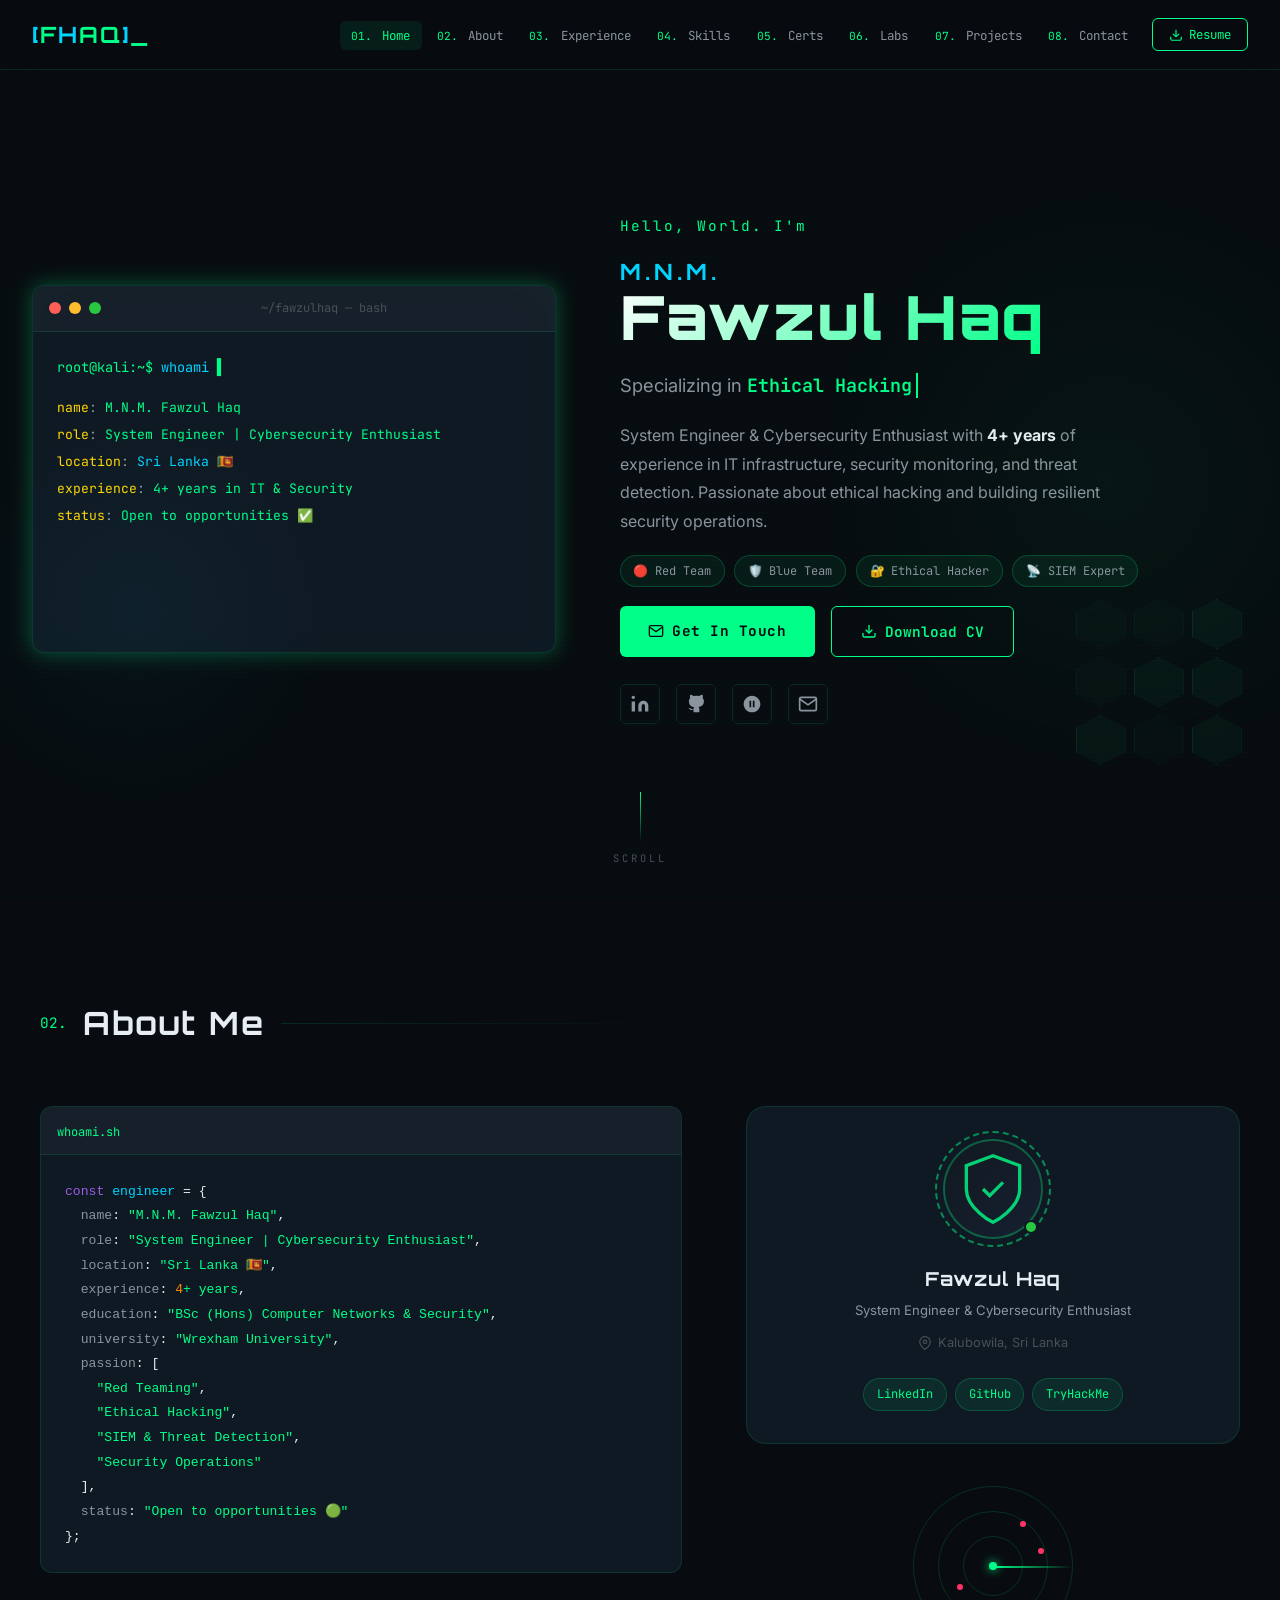
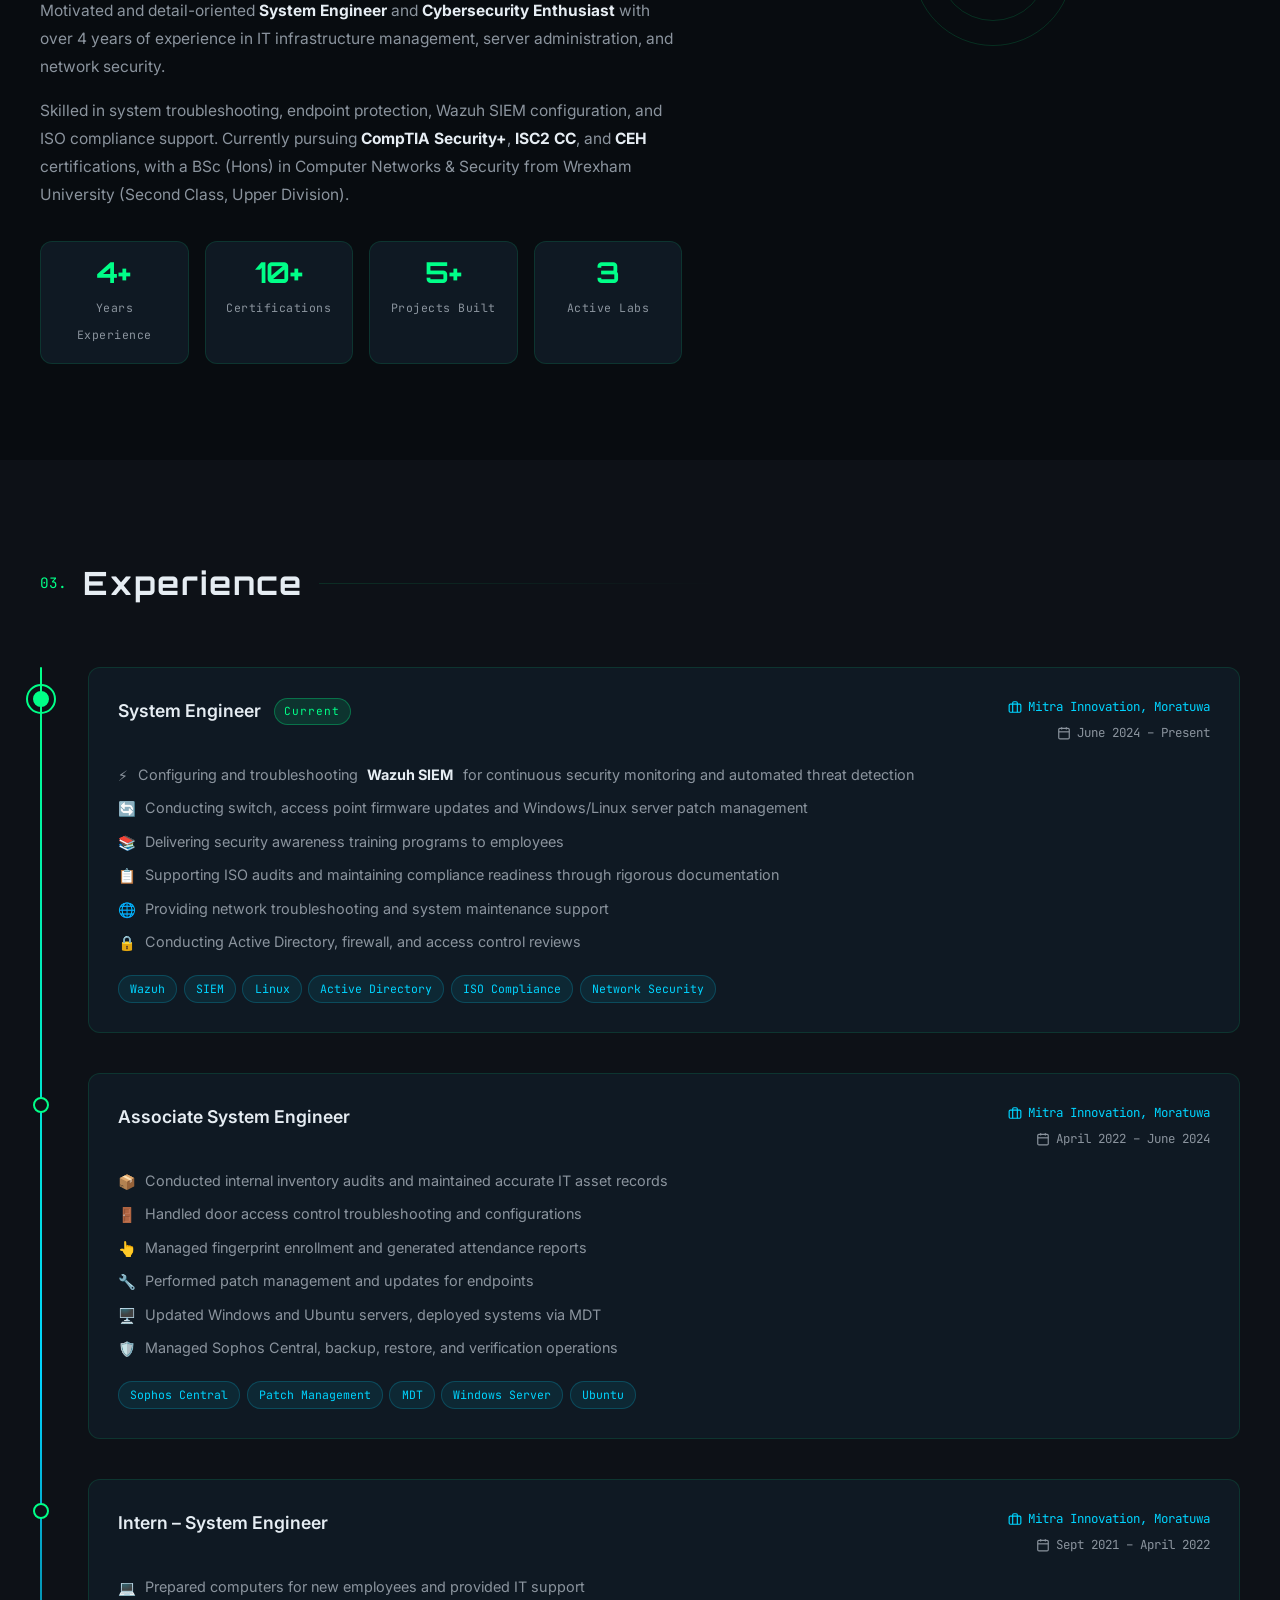
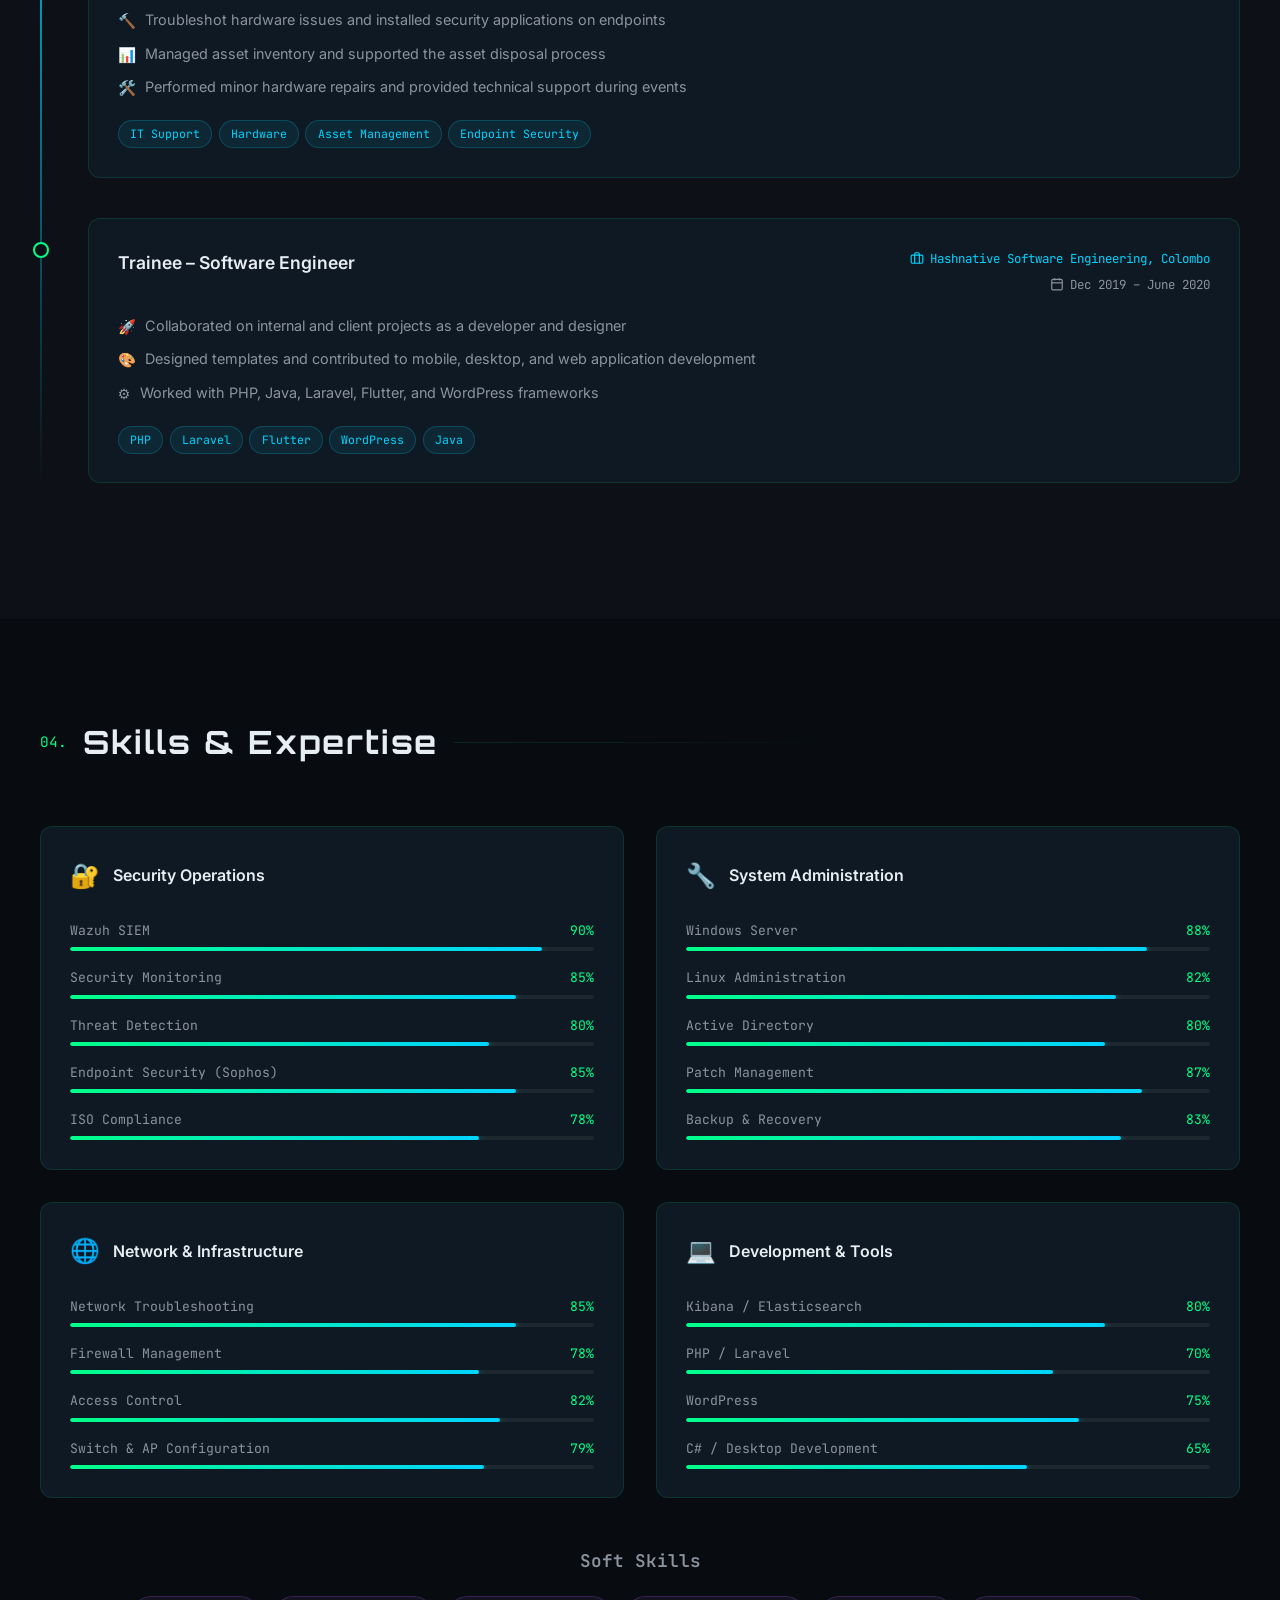
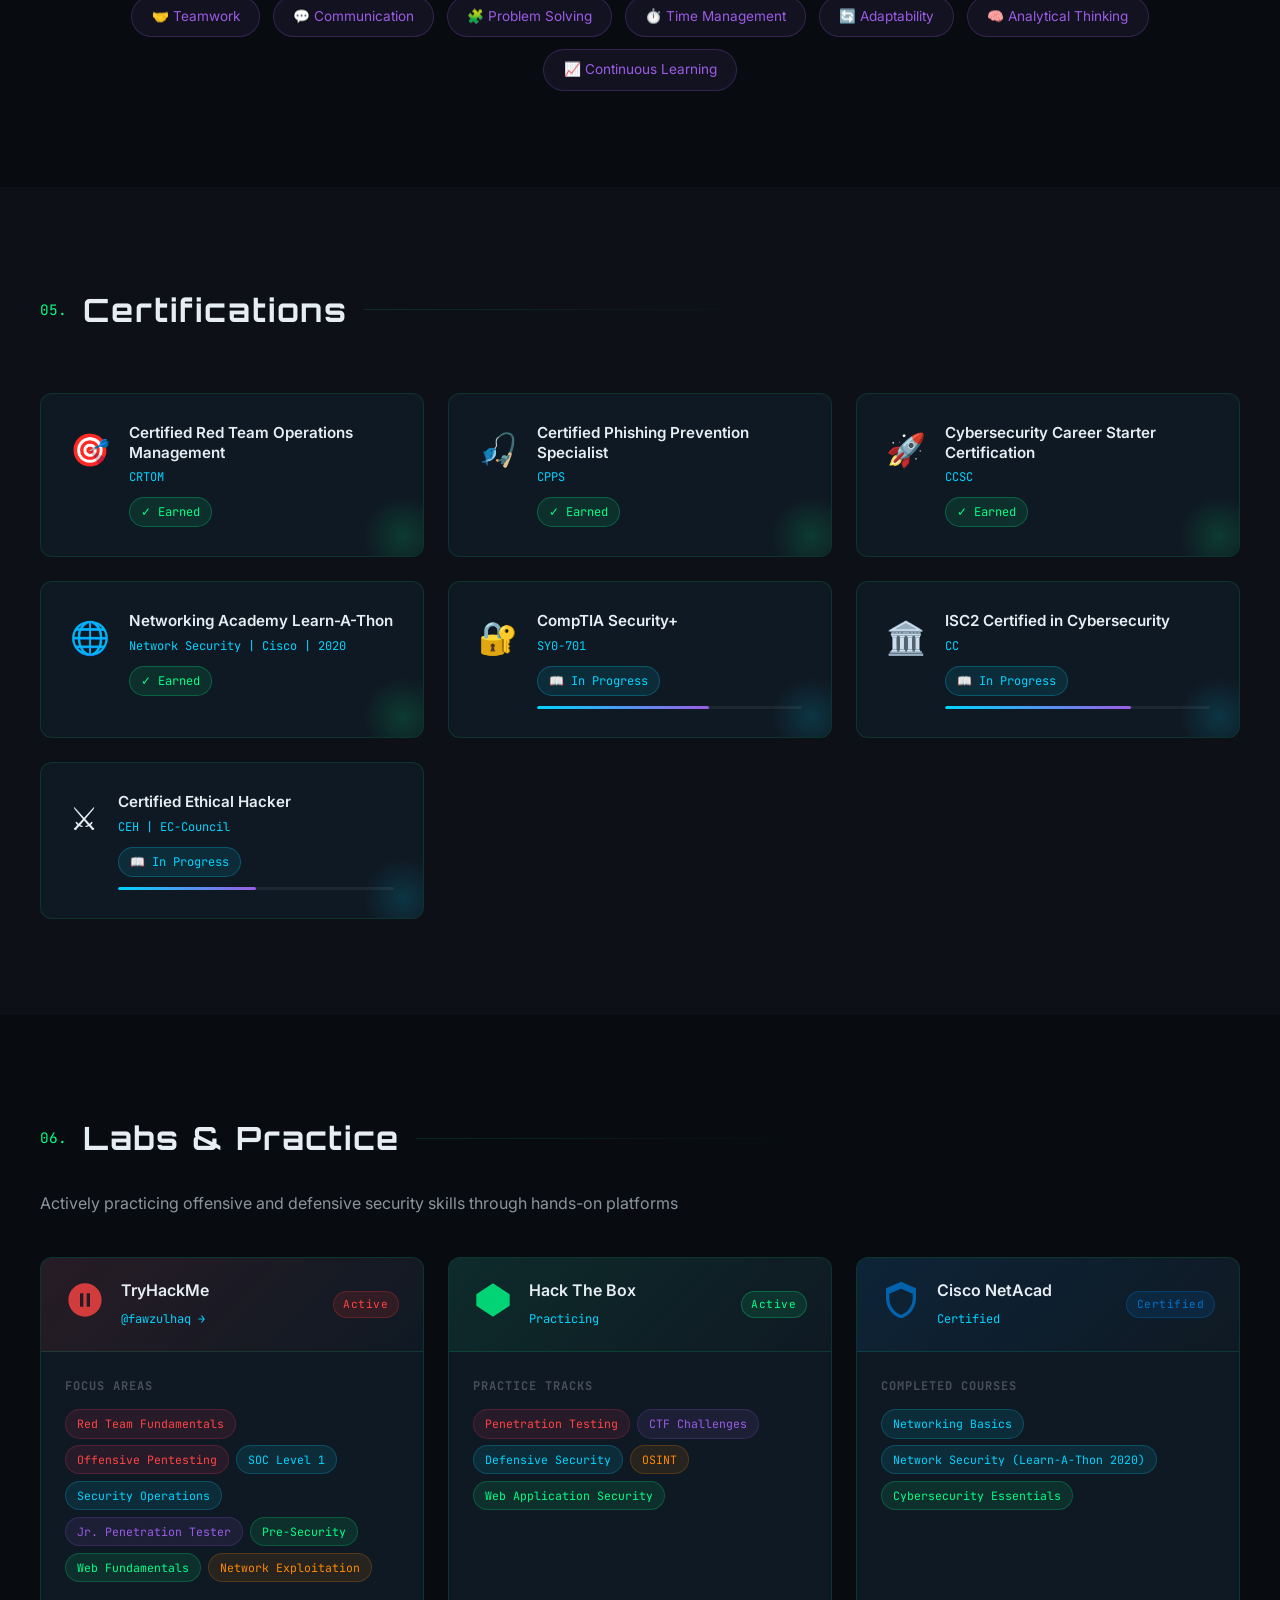
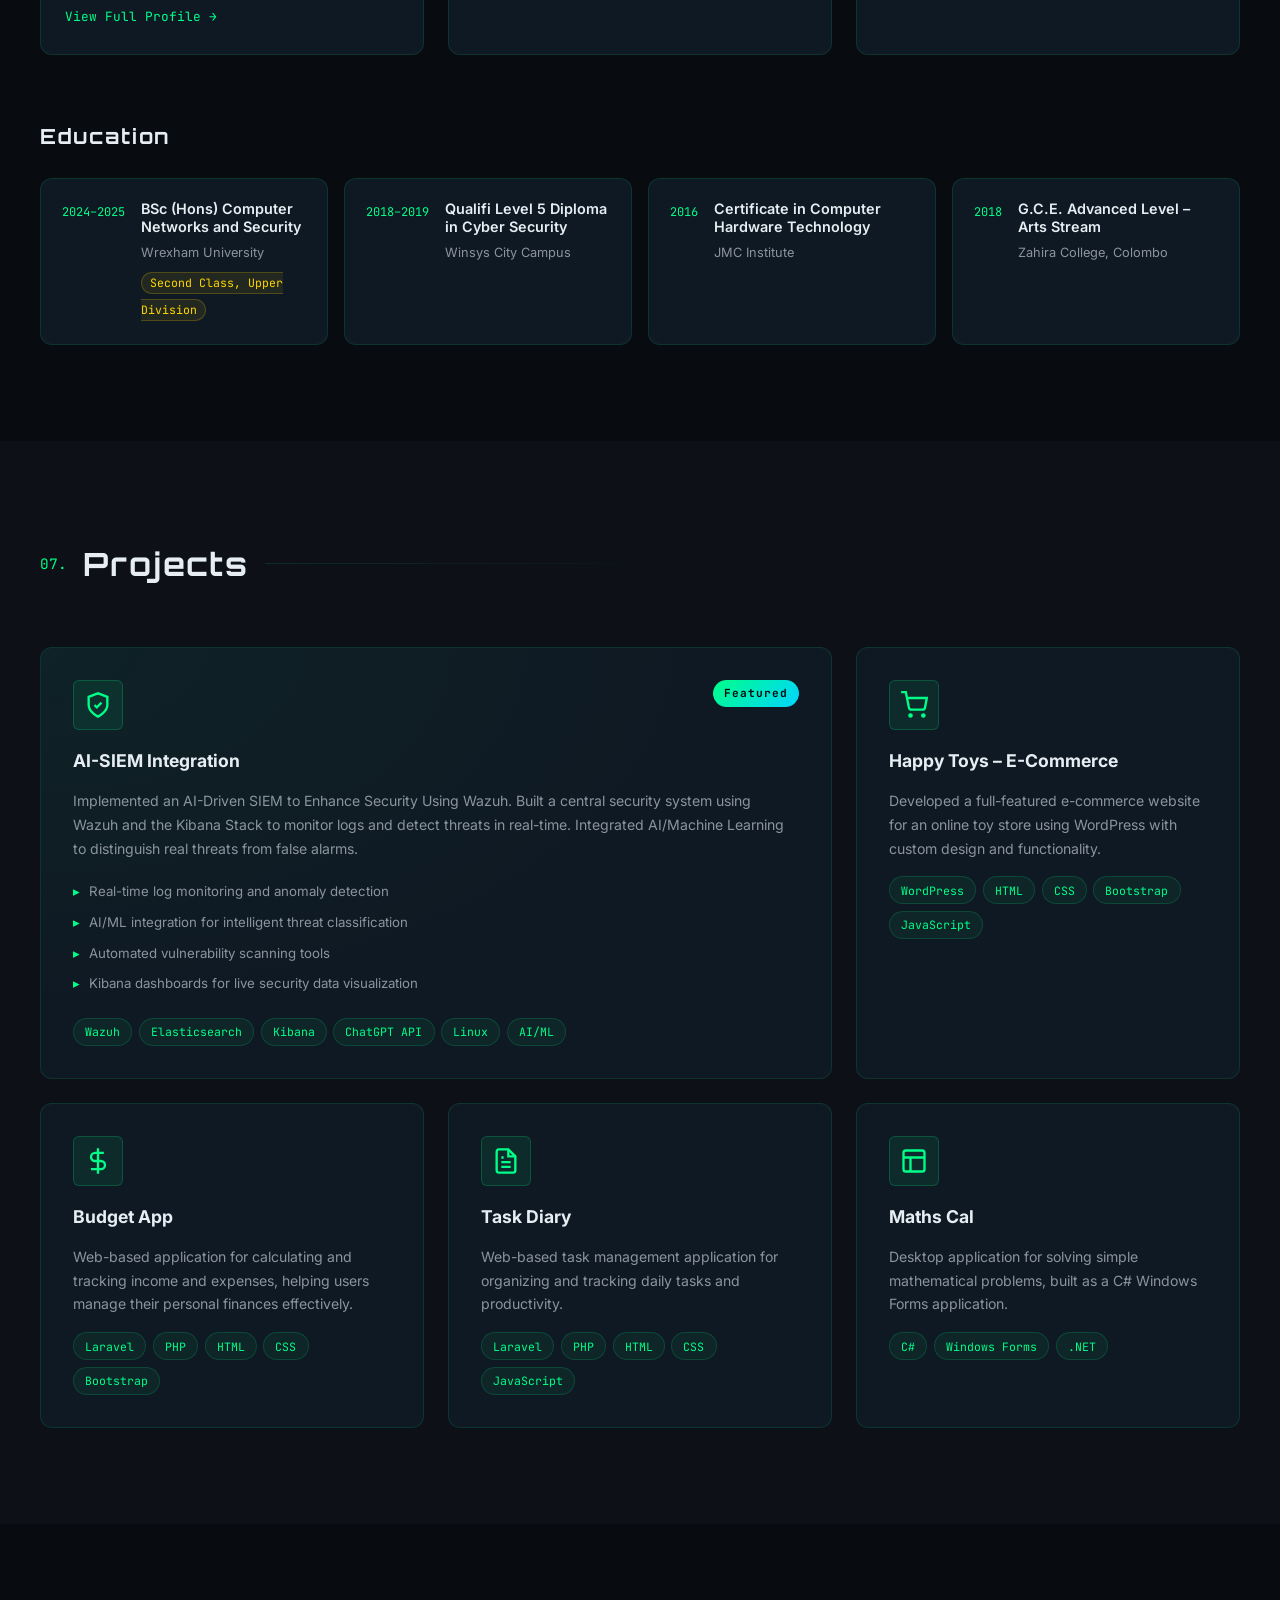
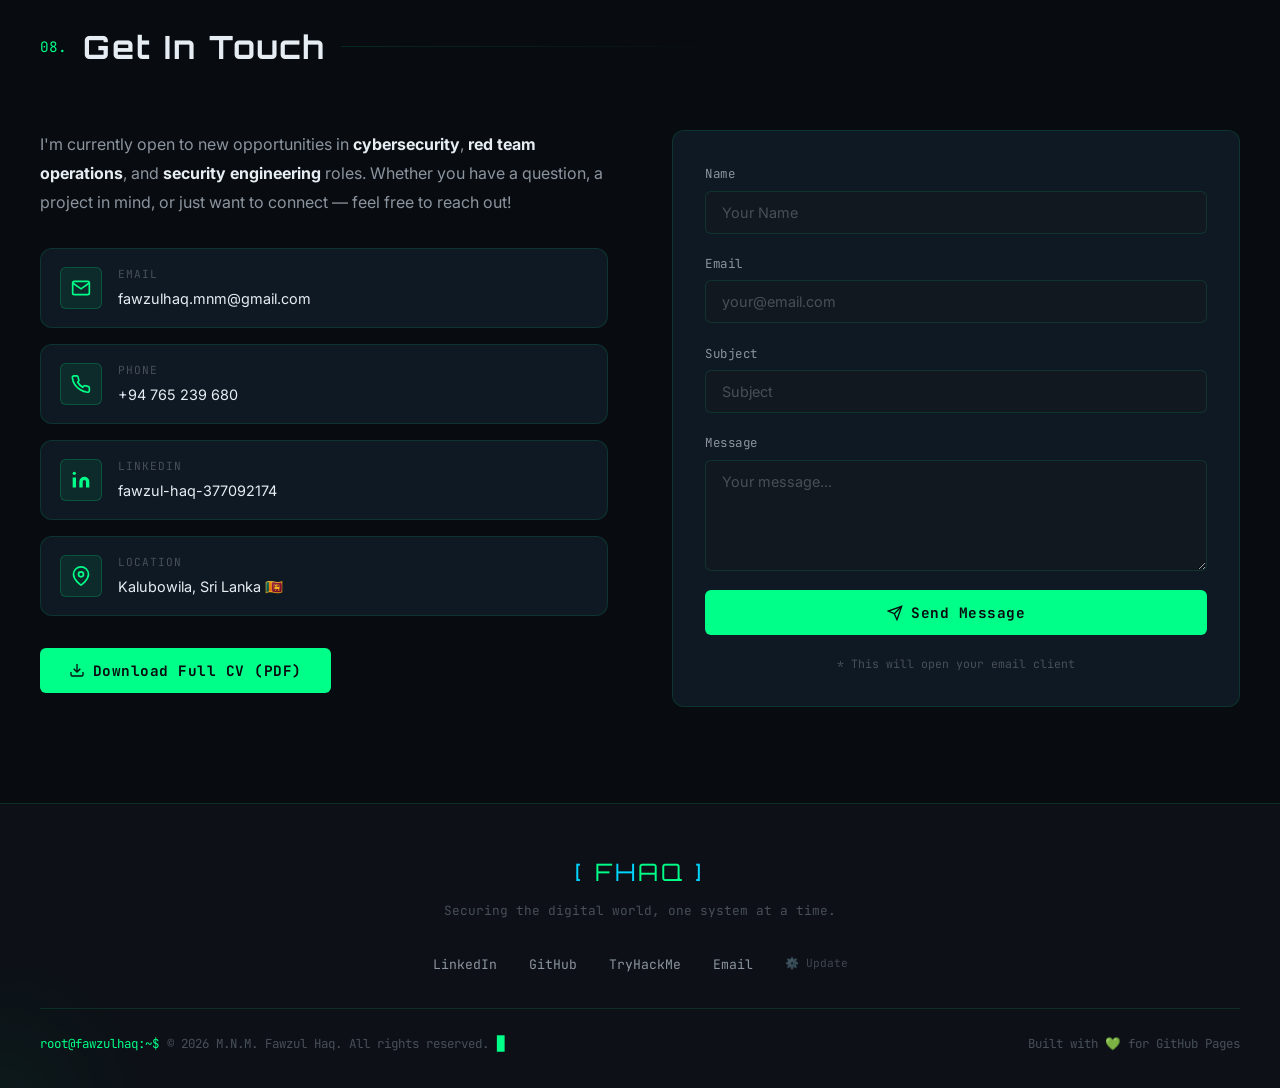
<file: index.html>
<!DOCTYPE html>
<html lang="en">
<head>
  <meta charset="UTF-8" />
  <meta name="viewport" content="width=device-width, initial-scale=1.0" />
  <title>Fawzul Haq | Cybersecurity Engineer & Red Team Specialist</title>
  <meta name="description" content="M.N.M. Fawzul Haq – System Engineer & Cybersecurity Enthusiast specializing in Red Teaming, Ethical Hacking, SIEM, and Security Operations. Based in Sri Lanka." />
  <meta name="keywords" content="cybersecurity, red team, ethical hacking, system engineer, SIEM, Wazuh, Sri Lanka, portfolio" />
  <meta property="og:title" content="Fawzul Haq | Cybersecurity Engineer" />
  <meta property="og:description" content="System Engineer & Cybersecurity Enthusiast with 4+ years of experience in IT infrastructure, security monitoring, and red teaming." />
  <meta property="og:type" content="website" />
  <link rel="preconnect" href="https://fonts.googleapis.com" />
  <link rel="preconnect" href="https://fonts.gstatic.com" crossorigin />
  <link href="https://fonts.googleapis.com/css2?family=JetBrains+Mono:wght@300;400;500;600;700&family=Inter:wght@300;400;500;600;700;800;900&family=Orbitron:wght@400;600;700;900&display=swap" rel="stylesheet" />
  <link rel="stylesheet" href="style.css" />
  <link rel="icon" href="data:image/svg+xml,<svg xmlns='http://www.w3.org/2000/svg' viewBox='0 0 100 100'><text y='.9em' font-size='90'>🛡️</text></svg>" />
</head>
<body>
  <!-- Matrix Rain Canvas -->
  <canvas id="matrix-canvas"></canvas>

  <!-- Scanline overlay -->
  <div class="scanline"></div>

  <!-- Navigation -->
  <nav id="navbar">
    <div class="nav-container">
      <div class="nav-logo">
        <span class="logo-bracket">[</span>
        <span class="logo-text">F<span class="logo-accent">H</span>AQ</span>
        <span class="logo-bracket">]</span>
        <span class="cursor-blink">_</span>
      </div>
      <button class="nav-toggle" id="nav-toggle" aria-label="Toggle navigation">
        <span></span><span></span><span></span>
      </button>
      <ul class="nav-links" id="nav-links">
        <li><a href="#home" class="nav-link" data-section="home"><span class="nav-index">01.</span> Home</a></li>
        <li><a href="#about" class="nav-link" data-section="about"><span class="nav-index">02.</span> About</a></li>
        <li><a href="#experience" class="nav-link" data-section="experience"><span class="nav-index">03.</span> Experience</a></li>
        <li><a href="#skills" class="nav-link" data-section="skills"><span class="nav-index">04.</span> Skills</a></li>
        <li><a href="#certifications" class="nav-link" data-section="certifications"><span class="nav-index">05.</span> Certs</a></li>
        <li><a href="#labs" class="nav-link" data-section="labs"><span class="nav-index">06.</span> Labs</a></li>
        <li><a href="#projects" class="nav-link" data-section="projects"><span class="nav-index">07.</span> Projects</a></li>
        <li><a href="#contact" class="nav-link" data-section="contact"><span class="nav-index">08.</span> Contact</a></li>
        <li><button onclick="generateATSCVFromURL()" id="cv-download-btn" class="btn-download-nav" style="cursor:pointer;background:none;">
          <svg width="14" height="14" viewBox="0 0 24 24" fill="none" stroke="currentColor" stroke-width="2"><path d="M21 15v4a2 2 0 0 1-2 2H5a2 2 0 0 1-2-2v-4"/><polyline points="7 10 12 15 17 10"/><line x1="12" y1="15" x2="12" y2="3"/></svg>
          Resume
        </button></li>
      </ul>
    </div>
  </nav>

  <!-- HERO SECTION -->
  <section id="home" class="hero-section">
    <div class="hero-content">
      <div class="hero-terminal">
        <div class="terminal-header">
          <span class="terminal-dot red"></span>
          <span class="terminal-dot yellow"></span>
          <span class="terminal-dot green"></span>
          <span class="terminal-title">~/fawzulhaq — bash</span>
        </div>
        <div class="terminal-body">
          <div class="terminal-line">
            <span class="term-prompt">root@kali:~$</span>
            <span class="term-cmd" id="typewriter-cmd"></span>
            <span class="term-cursor">▌</span>
          </div>
          <div class="terminal-output" id="terminal-output"></div>
        </div>
      </div>

      <div class="hero-text">
        <p class="hero-greeting">Hello, World. I'm</p>
        <h1 class="hero-name">
          <span class="name-highlight">M.N.M.</span><br/>
          <span class="name-main">Fawzul Haq</span>
        </h1>
        <div class="hero-title-wrapper">
          <span class="hero-title-static">Specializing in </span>
          <span class="hero-roles" id="role-rotator">Red Teaming</span>
        </div>
        <p class="hero-description">
          System Engineer &amp; Cybersecurity Enthusiast with <strong>4+ years</strong> of experience in IT infrastructure, security monitoring, and threat detection. Passionate about ethical hacking and building resilient security operations.
        </p>
        <div class="hero-badges">
          <span class="hero-badge"><span class="badge-icon">🔴</span> Red Team</span>
          <span class="hero-badge"><span class="badge-icon">🛡️</span> Blue Team</span>
          <span class="hero-badge"><span class="badge-icon">🔐</span> Ethical Hacker</span>
          <span class="hero-badge"><span class="badge-icon">📡</span> SIEM Expert</span>
        </div>
        <div class="hero-cta">
          <a href="#contact" class="btn-primary">
            <svg width="16" height="16" viewBox="0 0 24 24" fill="none" stroke="currentColor" stroke-width="2"><path d="M4 4h16c1.1 0 2 .9 2 2v12c0 1.1-.9 2-2 2H4c-1.1 0-2-.9-2-2V6c0-1.1.9-2 2-2z"/><polyline points="22,6 12,13 2,6"/></svg>
            Get In Touch
          </a>
          <button onclick="generateATSCVFromURL()" class="btn-secondary" id="cv-hero-btn" style="cursor:pointer;">
            <svg width="16" height="16" viewBox="0 0 24 24" fill="none" stroke="currentColor" stroke-width="2"><path d="M21 15v4a2 2 0 0 1-2 2H5a2 2 0 0 1-2-2v-4"/><polyline points="7 10 12 15 17 10"/><line x1="12" y1="15" x2="12" y2="3"/></svg>
            Download CV
          </button>
        </div>
        <div class="hero-social">
          <a href="https://www.linkedin.com/in/fawzul-haq-377092174" target="_blank" rel="noopener" class="social-link" aria-label="LinkedIn">
            <svg width="20" height="20" viewBox="0 0 24 24" fill="currentColor"><path d="M16 8a6 6 0 0 1 6 6v7h-4v-7a2 2 0 0 0-2-2 2 2 0 0 0-2 2v7h-4v-7a6 6 0 0 1 6-6z"/><rect x="2" y="9" width="4" height="12"/><circle cx="4" cy="4" r="2"/></svg>
          </a>
          <a href="https://github.com/fawzulhaq" target="_blank" rel="noopener" class="social-link" aria-label="GitHub">
            <svg width="20" height="20" viewBox="0 0 24 24" fill="currentColor"><path d="M9 19c-5 1.5-5-2.5-7-3m14 6v-3.87a3.37 3.37 0 0 0-.94-2.61c3.14-.35 6.44-1.54 6.44-7A5.44 5.44 0 0 0 20 4.77 5.07 5.07 0 0 0 19.91 1S18.73.65 16 2.48a13.38 13.38 0 0 0-7 0C6.27.65 5.09 1 5.09 1A5.07 5.07 0 0 0 5 4.77a5.44 5.44 0 0 0-1.5 3.78c0 5.42 3.3 6.61 6.44 7A3.37 3.37 0 0 0 9 18.13V22"/></svg>
          </a>
          <a href="https://tryhackme.com/p/fawzulhaq" target="_blank" rel="noopener" class="social-link" aria-label="TryHackMe">
            <svg width="20" height="20" viewBox="0 0 24 24" fill="currentColor"><path d="M12 2C6.48 2 2 6.48 2 12s4.48 10 10 10 10-4.48 10-10S17.52 2 12 2zm-1 14H9V8h2v8zm4 0h-2V8h2v8z"/></svg>
          </a>
          <a href="mailto:fawzulhaq.mnm@gmail.com" class="social-link" aria-label="Email">
            <svg width="20" height="20" viewBox="0 0 24 24" fill="none" stroke="currentColor" stroke-width="2"><path d="M4 4h16c1.1 0 2 .9 2 2v12c0 1.1-.9 2-2 2H4c-1.1 0-2-.9-2-2V6c0-1.1.9-2 2-2z"/><polyline points="22,6 12,13 2,6"/></svg>
          </a>
        </div>
      </div>
    </div>

    <!-- Hex grid decoration -->
    <div class="hex-grid" aria-hidden="true">
      <div class="hex-item active"></div>
      <div class="hex-item"></div>
      <div class="hex-item active"></div>
      <div class="hex-item"></div>
      <div class="hex-item active"></div>
      <div class="hex-item"></div>
      <div class="hex-item active"></div>
      <div class="hex-item"></div>
      <div class="hex-item active"></div>
    </div>

    <div class="scroll-indicator">
      <div class="scroll-line"></div>
      <span>SCROLL</span>
    </div>
  </section>

  <!-- ABOUT SECTION -->
  <section id="about" class="section">
    <div class="container">
      <div class="section-header">
        <span class="section-number">02.</span>
        <h2 class="section-title">About Me</h2>
        <div class="section-line"></div>
      </div>
      <div class="about-grid">
        <div class="about-text">
          <div class="about-code-block">
            <div class="code-header">
              <span class="code-lang">whoami.sh</span>
            </div>
            <pre class="code-content"><code><span class="c-keyword">const</span> <span class="c-var">engineer</span> = {
  <span class="c-key">name</span>: <span class="c-str">"M.N.M. Fawzul Haq"</span>,
  <span class="c-key">role</span>: <span class="c-str">"System Engineer | Cybersecurity Enthusiast"</span>,
  <span class="c-key">location</span>: <span class="c-str">"Sri Lanka 🇱🇰"</span>,
  <span class="c-key">experience</span>: <span class="c-num">4</span><span class="c-str">+ years</span>,
  <span class="c-key">education</span>: <span class="c-str">"BSc (Hons) Computer Networks & Security"</span>,
  <span class="c-key">university</span>: <span class="c-str">"Wrexham University"</span>,
  <span class="c-key">passion</span>: [
    <span class="c-str">"Red Teaming"</span>,
    <span class="c-str">"Ethical Hacking"</span>,
    <span class="c-str">"SIEM & Threat Detection"</span>,
    <span class="c-str">"Security Operations"</span>
  ],
  <span class="c-key">status</span>: <span class="c-str">"Open to opportunities 🟢"</span>
};</code></pre>
          </div>
          <p class="about-paragraph">
            Motivated and detail-oriented <strong>System Engineer</strong> and <strong>Cybersecurity Enthusiast</strong> with over 4 years of experience in IT infrastructure management, server administration, and network security.
          </p>
          <p class="about-paragraph">
            Skilled in system troubleshooting, endpoint protection, Wazuh SIEM configuration, and ISO compliance support. Currently pursuing <strong>CompTIA Security+</strong>, <strong>ISC2 CC</strong>, and <strong>CEH</strong> certifications, with a BSc (Hons) in Computer Networks &amp; Security from Wrexham University (Second Class, Upper Division).
          </p>
          <div class="about-stats">
            <div class="stat-card">
              <span class="stat-number">4+</span>
              <span class="stat-label">Years Experience</span>
            </div>
            <div class="stat-card">
              <span class="stat-number">10+</span>
              <span class="stat-label">Certifications</span>
            </div>
            <div class="stat-card">
              <span class="stat-number">5+</span>
              <span class="stat-label">Projects Built</span>
            </div>
            <div class="stat-card">
              <span class="stat-number">3</span>
              <span class="stat-label">Active Labs</span>
            </div>
          </div>
        </div>
        <div class="about-visual">
          <div class="profile-card">
            <div class="profile-avatar">
              <div class="avatar-ring"></div>
              <div class="avatar-inner">
                <svg width="80" height="80" viewBox="0 0 24 24" fill="none" stroke="currentColor" stroke-width="1" class="avatar-icon">
                  <path d="M12 22s8-4 8-10V5l-8-3-8 3v7c0 6 8 10 8 10z"/>
                  <path d="M9 12l2 2 4-4"/>
                </svg>
              </div>
              <div class="avatar-status"></div>
            </div>
            <h3 class="profile-name">Fawzul Haq</h3>
            <p class="profile-title">System Engineer & Cybersecurity Enthusiast</p>
            <div class="profile-location">
              <svg width="14" height="14" viewBox="0 0 24 24" fill="none" stroke="currentColor" stroke-width="2"><path d="M21 10c0 7-9 13-9 13s-9-6-9-13a9 9 0 0 1 18 0z"/><circle cx="12" cy="10" r="3"/></svg>
              Kalubowila, Sri Lanka
            </div>
            <div class="profile-links">
              <a href="https://www.linkedin.com/in/fawzul-haq-377092174" target="_blank" class="profile-link-btn">LinkedIn</a>
              <a href="https://github.com/fawzulhaq" target="_blank" class="profile-link-btn">GitHub</a>
              <a href="https://tryhackme.com/p/fawzulhaq" target="_blank" class="profile-link-btn">TryHackMe</a>
            </div>
          </div>

          <!-- Threat radar animation -->
          <div class="radar-container" aria-hidden="true">
            <div class="radar-ring r1"></div>
            <div class="radar-ring r2"></div>
            <div class="radar-ring r3"></div>
            <div class="radar-sweep"></div>
            <div class="radar-dot d1"></div>
            <div class="radar-dot d2"></div>
            <div class="radar-dot d3"></div>
            <div class="radar-center"></div>
          </div>
        </div>
      </div>
    </div>
  </section>

  <!-- EXPERIENCE SECTION -->
  <section id="experience" class="section section-alt">
    <div class="container">
      <div class="section-header">
        <span class="section-number">03.</span>
        <h2 class="section-title">Experience</h2>
        <div class="section-line"></div>
      </div>
      <div class="timeline">

        <div class="timeline-item" data-aos="fade-up">
          <div class="timeline-marker current">
            <div class="marker-pulse"></div>
          </div>
          <div class="timeline-card">
            <div class="card-header">
              <div class="card-title-group">
                <h3 class="job-title">System Engineer</h3>
                <span class="job-status current-badge">Current</span>
              </div>
              <div class="card-meta">
                <span class="company">
                  <svg width="14" height="14" viewBox="0 0 24 24" fill="none" stroke="currentColor" stroke-width="2"><rect x="2" y="7" width="20" height="14" rx="2" ry="2"/><path d="M16 21V5a2 2 0 0 0-2-2h-4a2 2 0 0 0-2 2v16"/></svg>
                  Mitra Innovation, Moratuwa
                </span>
                <span class="period">
                  <svg width="14" height="14" viewBox="0 0 24 24" fill="none" stroke="currentColor" stroke-width="2"><rect x="3" y="4" width="18" height="18" rx="2" ry="2"/><line x1="16" y1="2" x2="16" y2="6"/><line x1="8" y1="2" x2="8" y2="6"/><line x1="3" y1="10" x2="21" y2="10"/></svg>
                  June 2024 – Present
                </span>
              </div>
            </div>
            <ul class="job-duties">
              <li><span class="duty-icon">⚡</span> Configuring and troubleshooting <strong>Wazuh SIEM</strong> for continuous security monitoring and automated threat detection</li>
              <li><span class="duty-icon">🔄</span> Conducting switch, access point firmware updates and Windows/Linux server patch management</li>
              <li><span class="duty-icon">📚</span> Delivering security awareness training programs to employees</li>
              <li><span class="duty-icon">📋</span> Supporting ISO audits and maintaining compliance readiness through rigorous documentation</li>
              <li><span class="duty-icon">🌐</span> Providing network troubleshooting and system maintenance support</li>
              <li><span class="duty-icon">🔒</span> Conducting Active Directory, firewall, and access control reviews</li>
            </ul>
            <div class="job-tags">
              <span class="tech-tag">Wazuh</span>
              <span class="tech-tag">SIEM</span>
              <span class="tech-tag">Linux</span>
              <span class="tech-tag">Active Directory</span>
              <span class="tech-tag">ISO Compliance</span>
              <span class="tech-tag">Network Security</span>
            </div>
          </div>
        </div>

        <div class="timeline-item" data-aos="fade-up">
          <div class="timeline-marker"></div>
          <div class="timeline-card">
            <div class="card-header">
              <div class="card-title-group">
                <h3 class="job-title">Associate System Engineer</h3>
              </div>
              <div class="card-meta">
                <span class="company">
                  <svg width="14" height="14" viewBox="0 0 24 24" fill="none" stroke="currentColor" stroke-width="2"><rect x="2" y="7" width="20" height="14" rx="2" ry="2"/><path d="M16 21V5a2 2 0 0 0-2-2h-4a2 2 0 0 0-2 2v16"/></svg>
                  Mitra Innovation, Moratuwa
                </span>
                <span class="period">
                  <svg width="14" height="14" viewBox="0 0 24 24" fill="none" stroke="currentColor" stroke-width="2"><rect x="3" y="4" width="18" height="18" rx="2" ry="2"/><line x1="16" y1="2" x2="16" y2="6"/><line x1="8" y1="2" x2="8" y2="6"/><line x1="3" y1="10" x2="21" y2="10"/></svg>
                  April 2022 – June 2024
                </span>
              </div>
            </div>
            <ul class="job-duties">
              <li><span class="duty-icon">📦</span> Conducted internal inventory audits and maintained accurate IT asset records</li>
              <li><span class="duty-icon">🚪</span> Handled door access control troubleshooting and configurations</li>
              <li><span class="duty-icon">👆</span> Managed fingerprint enrollment and generated attendance reports</li>
              <li><span class="duty-icon">🔧</span> Performed patch management and updates for endpoints</li>
              <li><span class="duty-icon">🖥️</span> Updated Windows and Ubuntu servers, deployed systems via MDT</li>
              <li><span class="duty-icon">🛡️</span> Managed Sophos Central, backup, restore, and verification operations</li>
            </ul>
            <div class="job-tags">
              <span class="tech-tag">Sophos Central</span>
              <span class="tech-tag">Patch Management</span>
              <span class="tech-tag">MDT</span>
              <span class="tech-tag">Windows Server</span>
              <span class="tech-tag">Ubuntu</span>
            </div>
          </div>
        </div>

        <div class="timeline-item" data-aos="fade-up">
          <div class="timeline-marker"></div>
          <div class="timeline-card">
            <div class="card-header">
              <div class="card-title-group">
                <h3 class="job-title">Intern – System Engineer</h3>
              </div>
              <div class="card-meta">
                <span class="company">
                  <svg width="14" height="14" viewBox="0 0 24 24" fill="none" stroke="currentColor" stroke-width="2"><rect x="2" y="7" width="20" height="14" rx="2" ry="2"/><path d="M16 21V5a2 2 0 0 0-2-2h-4a2 2 0 0 0-2 2v16"/></svg>
                  Mitra Innovation, Moratuwa
                </span>
                <span class="period">
                  <svg width="14" height="14" viewBox="0 0 24 24" fill="none" stroke="currentColor" stroke-width="2"><rect x="3" y="4" width="18" height="18" rx="2" ry="2"/><line x1="16" y1="2" x2="16" y2="6"/><line x1="8" y1="2" x2="8" y2="6"/><line x1="3" y1="10" x2="21" y2="10"/></svg>
                  Sept 2021 – April 2022
                </span>
              </div>
            </div>
            <ul class="job-duties">
              <li><span class="duty-icon">💻</span> Prepared computers for new employees and provided IT support</li>
              <li><span class="duty-icon">🔨</span> Troubleshot hardware issues and installed security applications on endpoints</li>
              <li><span class="duty-icon">📊</span> Managed asset inventory and supported the asset disposal process</li>
              <li><span class="duty-icon">🛠️</span> Performed minor hardware repairs and provided technical support during events</li>
            </ul>
            <div class="job-tags">
              <span class="tech-tag">IT Support</span>
              <span class="tech-tag">Hardware</span>
              <span class="tech-tag">Asset Management</span>
              <span class="tech-tag">Endpoint Security</span>
            </div>
          </div>
        </div>

        <div class="timeline-item" data-aos="fade-up">
          <div class="timeline-marker"></div>
          <div class="timeline-card">
            <div class="card-header">
              <div class="card-title-group">
                <h3 class="job-title">Trainee – Software Engineer</h3>
              </div>
              <div class="card-meta">
                <span class="company">
                  <svg width="14" height="14" viewBox="0 0 24 24" fill="none" stroke="currentColor" stroke-width="2"><rect x="2" y="7" width="20" height="14" rx="2" ry="2"/><path d="M16 21V5a2 2 0 0 0-2-2h-4a2 2 0 0 0-2 2v16"/></svg>
                  Hashnative Software Engineering, Colombo
                </span>
                <span class="period">
                  <svg width="14" height="14" viewBox="0 0 24 24" fill="none" stroke="currentColor" stroke-width="2"><rect x="3" y="4" width="18" height="18" rx="2" ry="2"/><line x1="16" y1="2" x2="16" y2="6"/><line x1="8" y1="2" x2="8" y2="6"/><line x1="3" y1="10" x2="21" y2="10"/></svg>
                  Dec 2019 – June 2020
                </span>
              </div>
            </div>
            <ul class="job-duties">
              <li><span class="duty-icon">🚀</span> Collaborated on internal and client projects as a developer and designer</li>
              <li><span class="duty-icon">🎨</span> Designed templates and contributed to mobile, desktop, and web application development</li>
              <li><span class="duty-icon">⚙️</span> Worked with PHP, Java, Laravel, Flutter, and WordPress frameworks</li>
            </ul>
            <div class="job-tags">
              <span class="tech-tag">PHP</span>
              <span class="tech-tag">Laravel</span>
              <span class="tech-tag">Flutter</span>
              <span class="tech-tag">WordPress</span>
              <span class="tech-tag">Java</span>
            </div>
          </div>
        </div>

      </div>
    </div>
  </section>

  <!-- SKILLS SECTION -->
  <section id="skills" class="section">
    <div class="container">
      <div class="section-header">
        <span class="section-number">04.</span>
        <h2 class="section-title">Skills & Expertise</h2>
        <div class="section-line"></div>
      </div>
      <div class="skills-grid">
        <div class="skill-category">
          <div class="skill-cat-header">
            <div class="skill-cat-icon">🔐</div>
            <h3>Security Operations</h3>
          </div>
          <div class="skill-bars">
            <div class="skill-bar-item">
              <div class="skill-bar-label">
                <span>Wazuh SIEM</span><span class="skill-pct">90%</span>
              </div>
              <div class="skill-bar-track"><div class="skill-bar-fill" data-width="90"></div></div>
            </div>
            <div class="skill-bar-item">
              <div class="skill-bar-label">
                <span>Security Monitoring</span><span class="skill-pct">85%</span>
              </div>
              <div class="skill-bar-track"><div class="skill-bar-fill" data-width="85"></div></div>
            </div>
            <div class="skill-bar-item">
              <div class="skill-bar-label">
                <span>Threat Detection</span><span class="skill-pct">80%</span>
              </div>
              <div class="skill-bar-track"><div class="skill-bar-fill" data-width="80"></div></div>
            </div>
            <div class="skill-bar-item">
              <div class="skill-bar-label">
                <span>Endpoint Security (Sophos)</span><span class="skill-pct">85%</span>
              </div>
              <div class="skill-bar-track"><div class="skill-bar-fill" data-width="85"></div></div>
            </div>
            <div class="skill-bar-item">
              <div class="skill-bar-label">
                <span>ISO Compliance</span><span class="skill-pct">78%</span>
              </div>
              <div class="skill-bar-track"><div class="skill-bar-fill" data-width="78"></div></div>
            </div>
          </div>
        </div>

        <div class="skill-category">
          <div class="skill-cat-header">
            <div class="skill-cat-icon">🔧</div>
            <h3>System Administration</h3>
          </div>
          <div class="skill-bars">
            <div class="skill-bar-item">
              <div class="skill-bar-label">
                <span>Windows Server</span><span class="skill-pct">88%</span>
              </div>
              <div class="skill-bar-track"><div class="skill-bar-fill" data-width="88"></div></div>
            </div>
            <div class="skill-bar-item">
              <div class="skill-bar-label">
                <span>Linux Administration</span><span class="skill-pct">82%</span>
              </div>
              <div class="skill-bar-track"><div class="skill-bar-fill" data-width="82"></div></div>
            </div>
            <div class="skill-bar-item">
              <div class="skill-bar-label">
                <span>Active Directory</span><span class="skill-pct">80%</span>
              </div>
              <div class="skill-bar-track"><div class="skill-bar-fill" data-width="80"></div></div>
            </div>
            <div class="skill-bar-item">
              <div class="skill-bar-label">
                <span>Patch Management</span><span class="skill-pct">87%</span>
              </div>
              <div class="skill-bar-track"><div class="skill-bar-fill" data-width="87"></div></div>
            </div>
            <div class="skill-bar-item">
              <div class="skill-bar-label">
                <span>Backup & Recovery</span><span class="skill-pct">83%</span>
              </div>
              <div class="skill-bar-track"><div class="skill-bar-fill" data-width="83"></div></div>
            </div>
          </div>
        </div>

        <div class="skill-category">
          <div class="skill-cat-header">
            <div class="skill-cat-icon">🌐</div>
            <h3>Network & Infrastructure</h3>
          </div>
          <div class="skill-bars">
            <div class="skill-bar-item">
              <div class="skill-bar-label">
                <span>Network Troubleshooting</span><span class="skill-pct">85%</span>
              </div>
              <div class="skill-bar-track"><div class="skill-bar-fill" data-width="85"></div></div>
            </div>
            <div class="skill-bar-item">
              <div class="skill-bar-label">
                <span>Firewall Management</span><span class="skill-pct">78%</span>
              </div>
              <div class="skill-bar-track"><div class="skill-bar-fill" data-width="78"></div></div>
            </div>
            <div class="skill-bar-item">
              <div class="skill-bar-label">
                <span>Access Control</span><span class="skill-pct">82%</span>
              </div>
              <div class="skill-bar-track"><div class="skill-bar-fill" data-width="82"></div></div>
            </div>
            <div class="skill-bar-item">
              <div class="skill-bar-label">
                <span>Switch & AP Configuration</span><span class="skill-pct">79%</span>
              </div>
              <div class="skill-bar-track"><div class="skill-bar-fill" data-width="79"></div></div>
            </div>
          </div>
        </div>

        <div class="skill-category">
          <div class="skill-cat-header">
            <div class="skill-cat-icon">💻</div>
            <h3>Development & Tools</h3>
          </div>
          <div class="skill-bars">
            <div class="skill-bar-item">
              <div class="skill-bar-label">
                <span>Kibana / Elasticsearch</span><span class="skill-pct">80%</span>
              </div>
              <div class="skill-bar-track"><div class="skill-bar-fill" data-width="80"></div></div>
            </div>
            <div class="skill-bar-item">
              <div class="skill-bar-label">
                <span>PHP / Laravel</span><span class="skill-pct">70%</span>
              </div>
              <div class="skill-bar-track"><div class="skill-bar-fill" data-width="70"></div></div>
            </div>
            <div class="skill-bar-item">
              <div class="skill-bar-label">
                <span>WordPress</span><span class="skill-pct">75%</span>
              </div>
              <div class="skill-bar-track"><div class="skill-bar-fill" data-width="75"></div></div>
            </div>
            <div class="skill-bar-item">
              <div class="skill-bar-label">
                <span>C# / Desktop Development</span><span class="skill-pct">65%</span>
              </div>
              <div class="skill-bar-track"><div class="skill-bar-fill" data-width="65"></div></div>
            </div>
          </div>
        </div>
      </div>

      <!-- Soft Skills Tags -->
      <div class="soft-skills">
        <h3 class="soft-skills-title">Soft Skills</h3>
        <div class="soft-tags">
          <span class="soft-tag">🤝 Teamwork</span>
          <span class="soft-tag">💬 Communication</span>
          <span class="soft-tag">🧩 Problem Solving</span>
          <span class="soft-tag">⏱️ Time Management</span>
          <span class="soft-tag">🔄 Adaptability</span>
          <span class="soft-tag">🧠 Analytical Thinking</span>
          <span class="soft-tag">📈 Continuous Learning</span>
        </div>
      </div>
    </div>
  </section>

  <!-- CERTIFICATIONS SECTION -->
  <section id="certifications" class="section section-alt">
    <div class="container">
      <div class="section-header">
        <span class="section-number">05.</span>
        <h2 class="section-title">Certifications</h2>
        <div class="section-line"></div>
      </div>
      <div class="cert-grid">

        <div class="cert-card active">
          <div class="cert-icon">🎯</div>
          <div class="cert-body">
            <h3 class="cert-name">Certified Red Team Operations Management</h3>
            <span class="cert-acronym">CRTOM</span>
            <div class="cert-status completed">✓ Earned</div>
          </div>
          <div class="cert-glow"></div>
        </div>

        <div class="cert-card active">
          <div class="cert-icon">🎣</div>
          <div class="cert-body">
            <h3 class="cert-name">Certified Phishing Prevention Specialist</h3>
            <span class="cert-acronym">CPPS</span>
            <div class="cert-status completed">✓ Earned</div>
          </div>
          <div class="cert-glow"></div>
        </div>

        <div class="cert-card active">
          <div class="cert-icon">🚀</div>
          <div class="cert-body">
            <h3 class="cert-name">Cybersecurity Career Starter Certification</h3>
            <span class="cert-acronym">CCSC</span>
            <div class="cert-status completed">✓ Earned</div>
          </div>
          <div class="cert-glow"></div>
        </div>

        <div class="cert-card active">
          <div class="cert-icon">🌐</div>
          <div class="cert-body">
            <h3 class="cert-name">Networking Academy Learn-A-Thon</h3>
            <span class="cert-acronym">Network Security | Cisco | 2020</span>
            <div class="cert-status completed">✓ Earned</div>
          </div>
          <div class="cert-glow"></div>
        </div>

        <div class="cert-card reading">
          <div class="cert-icon">🔐</div>
          <div class="cert-body">
            <h3 class="cert-name">CompTIA Security+</h3>
            <span class="cert-acronym">SY0-701</span>
            <div class="cert-status in-progress">📖 In Progress</div>
            <div class="cert-progress-bar">
              <div class="cert-progress-fill" style="width: 65%"></div>
            </div>
          </div>
          <div class="cert-glow reading-glow"></div>
        </div>

        <div class="cert-card reading">
          <div class="cert-icon">🏛️</div>
          <div class="cert-body">
            <h3 class="cert-name">ISC2 Certified in Cybersecurity</h3>
            <span class="cert-acronym">CC</span>
            <div class="cert-status in-progress">📖 In Progress</div>
            <div class="cert-progress-bar">
              <div class="cert-progress-fill" style="width: 70%"></div>
            </div>
          </div>
          <div class="cert-glow reading-glow"></div>
        </div>

        <div class="cert-card reading">
          <div class="cert-icon">⚔️</div>
          <div class="cert-body">
            <h3 class="cert-name">Certified Ethical Hacker</h3>
            <span class="cert-acronym">CEH | EC-Council</span>
            <div class="cert-status in-progress">📖 In Progress</div>
            <div class="cert-progress-bar">
              <div class="cert-progress-fill" style="width: 50%"></div>
            </div>
          </div>
          <div class="cert-glow reading-glow"></div>
        </div>

      </div>
    </div>
  </section>

  <!-- LABS SECTION -->
  <section id="labs" class="section">
    <div class="container">
      <div class="section-header">
        <span class="section-number">06.</span>
        <h2 class="section-title">Labs & Practice</h2>
        <div class="section-line"></div>
      </div>
      <p class="section-subtitle">Actively practicing offensive and defensive security skills through hands-on platforms</p>

      <div class="labs-grid">

        <div class="lab-platform-card">
          <div class="lab-platform-header thm">
            <div class="platform-logo">
              <svg width="40" height="40" viewBox="0 0 24 24" fill="currentColor"><path d="M12 2C6.48 2 2 6.48 2 12s4.48 10 10 10 10-4.48 10-10S17.52 2 12 2zm-1 14H9V8h2v8zm4 0h-2V8h2v8z"/></svg>
            </div>
            <div class="platform-info">
              <h3>TryHackMe</h3>
              <a href="https://tryhackme.com/p/fawzulhaq" target="_blank" rel="noopener" class="platform-profile-link">@fawzulhaq →</a>
            </div>
            <div class="platform-badge thm-badge">Active</div>
          </div>
          <div class="lab-rooms">
            <h4 class="lab-rooms-title">Focus Areas</h4>
            <div class="lab-room-tags">
              <span class="room-tag red">Red Team Fundamentals</span>
              <span class="room-tag red">Offensive Pentesting</span>
              <span class="room-tag blue">SOC Level 1</span>
              <span class="room-tag blue">Security Operations</span>
              <span class="room-tag purple">Jr. Penetration Tester</span>
              <span class="room-tag green">Pre-Security</span>
              <span class="room-tag green">Web Fundamentals</span>
              <span class="room-tag orange">Network Exploitation</span>
            </div>
            <a href="https://tryhackme.com/p/fawzulhaq" target="_blank" rel="noopener" class="view-profile-btn">
              View Full Profile →
            </a>
          </div>
        </div>

        <div class="lab-platform-card">
          <div class="lab-platform-header htb">
            <div class="platform-logo">
              <svg width="40" height="40" viewBox="0 0 24 24" fill="currentColor"><polygon points="12 2 22 8.5 22 15.5 12 22 2 15.5 2 8.5 12 2"/></svg>
            </div>
            <div class="platform-info">
              <h3>Hack The Box</h3>
              <span class="platform-profile-link">Practicing</span>
            </div>
            <div class="platform-badge htb-badge">Active</div>
          </div>
          <div class="lab-rooms">
            <h4 class="lab-rooms-title">Practice Tracks</h4>
            <div class="lab-room-tags">
              <span class="room-tag red">Penetration Testing</span>
              <span class="room-tag purple">CTF Challenges</span>
              <span class="room-tag blue">Defensive Security</span>
              <span class="room-tag orange">OSINT</span>
              <span class="room-tag green">Web Application Security</span>
            </div>
          </div>
        </div>

        <div class="lab-platform-card">
          <div class="lab-platform-header cisco">
            <div class="platform-logo">
              <svg width="40" height="40" viewBox="0 0 24 24" fill="currentColor"><path d="M12 1L3 5v6c0 5.55 3.84 10.74 9 12 5.16-1.26 9-6.45 9-12V5l-9-4zm0 4.18L19 8.3V11c0 4.52-3.08 8.76-7 9.93-3.92-1.17-7-5.41-7-9.93V8.3l7-3.12z"/></svg>
            </div>
            <div class="platform-info">
              <h3>Cisco NetAcad</h3>
              <span class="platform-profile-link">Certified</span>
            </div>
            <div class="platform-badge cisco-badge">Certified</div>
          </div>
          <div class="lab-rooms">
            <h4 class="lab-rooms-title">Completed Courses</h4>
            <div class="lab-room-tags">
              <span class="room-tag blue">Networking Basics</span>
              <span class="room-tag blue">Network Security (Learn-A-Thon 2020)</span>
              <span class="room-tag green">Cybersecurity Essentials</span>
            </div>
          </div>
        </div>

      </div>

      <!-- Education timeline supplement -->
      <div class="education-section">
        <h3 class="edu-section-title">Education</h3>
        <div class="edu-grid">
          <div class="edu-card">
            <div class="edu-year">2024–2025</div>
            <div class="edu-body">
              <h4>BSc (Hons) Computer Networks and Security</h4>
              <p>Wrexham University</p>
              <span class="edu-grade">Second Class, Upper Division</span>
            </div>
          </div>
          <div class="edu-card">
            <div class="edu-year">2018–2019</div>
            <div class="edu-body">
              <h4>Qualifi Level 5 Diploma in Cyber Security</h4>
              <p>Winsys City Campus</p>
            </div>
          </div>
          <div class="edu-card">
            <div class="edu-year">2016</div>
            <div class="edu-body">
              <h4>Certificate in Computer Hardware Technology</h4>
              <p>JMC Institute</p>
            </div>
          </div>
          <div class="edu-card">
            <div class="edu-year">2018</div>
            <div class="edu-body">
              <h4>G.C.E. Advanced Level – Arts Stream</h4>
              <p>Zahira College, Colombo</p>
            </div>
          </div>
        </div>
      </div>
    </div>
  </section>

  <!-- PROJECTS SECTION -->
  <section id="projects" class="section section-alt">
    <div class="container">
      <div class="section-header">
        <span class="section-number">07.</span>
        <h2 class="section-title">Projects</h2>
        <div class="section-line"></div>
      </div>
      <div class="projects-grid">

        <div class="project-card featured">
          <div class="project-card-inner">
            <div class="project-header">
              <div class="project-icon-wrap">
                <svg width="28" height="28" viewBox="0 0 24 24" fill="none" stroke="currentColor" stroke-width="2"><path d="M12 22s8-4 8-10V5l-8-3-8 3v7c0 6 8 10 8 10z"/><path d="M9 12l2 2 4-4"/></svg>
              </div>
              <span class="featured-badge">Featured</span>
            </div>
            <h3 class="project-title">AI-SIEM Integration</h3>
            <p class="project-description">
              Implemented an AI-Driven SIEM to Enhance Security Using Wazuh. Built a central security system using Wazuh and the Kibana Stack to monitor logs and detect threats in real-time. Integrated AI/Machine Learning to distinguish real threats from false alarms.
            </p>
            <ul class="project-highlights">
              <li>Real-time log monitoring and anomaly detection</li>
              <li>AI/ML integration for intelligent threat classification</li>
              <li>Automated vulnerability scanning tools</li>
              <li>Kibana dashboards for live security data visualization</li>
            </ul>
            <div class="project-tech">
              <span class="tech-pill">Wazuh</span>
              <span class="tech-pill">Elasticsearch</span>
              <span class="tech-pill">Kibana</span>
              <span class="tech-pill">ChatGPT API</span>
              <span class="tech-pill">Linux</span>
              <span class="tech-pill">AI/ML</span>
            </div>
          </div>
          <div class="project-glow"></div>
        </div>

        <div class="project-card">
          <div class="project-card-inner">
            <div class="project-header">
              <div class="project-icon-wrap">
                <svg width="28" height="28" viewBox="0 0 24 24" fill="none" stroke="currentColor" stroke-width="2"><circle cx="9" cy="21" r="1"/><circle cx="20" cy="21" r="1"/><path d="M1 1h4l2.68 13.39a2 2 0 0 0 2 1.61h9.72a2 2 0 0 0 2-1.61L23 6H6"/></svg>
              </div>
            </div>
            <h3 class="project-title">Happy Toys – E-Commerce</h3>
            <p class="project-description">
              Developed a full-featured e-commerce website for an online toy store using WordPress with custom design and functionality.
            </p>
            <div class="project-tech">
              <span class="tech-pill">WordPress</span>
              <span class="tech-pill">HTML</span>
              <span class="tech-pill">CSS</span>
              <span class="tech-pill">Bootstrap</span>
              <span class="tech-pill">JavaScript</span>
            </div>
          </div>
        </div>

        <div class="project-card">
          <div class="project-card-inner">
            <div class="project-header">
              <div class="project-icon-wrap">
                <svg width="28" height="28" viewBox="0 0 24 24" fill="none" stroke="currentColor" stroke-width="2"><line x1="12" y1="1" x2="12" y2="23"/><path d="M17 5H9.5a3.5 3.5 0 0 0 0 7h5a3.5 3.5 0 0 1 0 7H6"/></svg>
              </div>
            </div>
            <h3 class="project-title">Budget App</h3>
            <p class="project-description">
              Web-based application for calculating and tracking income and expenses, helping users manage their personal finances effectively.
            </p>
            <div class="project-tech">
              <span class="tech-pill">Laravel</span>
              <span class="tech-pill">PHP</span>
              <span class="tech-pill">HTML</span>
              <span class="tech-pill">CSS</span>
              <span class="tech-pill">Bootstrap</span>
            </div>
          </div>
        </div>

        <div class="project-card">
          <div class="project-card-inner">
            <div class="project-header">
              <div class="project-icon-wrap">
                <svg width="28" height="28" viewBox="0 0 24 24" fill="none" stroke="currentColor" stroke-width="2"><path d="M14 2H6a2 2 0 0 0-2 2v16a2 2 0 0 0 2 2h12a2 2 0 0 0 2-2V8z"/><polyline points="14 2 14 8 20 8"/><line x1="16" y1="13" x2="8" y2="13"/><line x1="16" y1="17" x2="8" y2="17"/><polyline points="10 9 9 9 8 9"/></svg>
              </div>
            </div>
            <h3 class="project-title">Task Diary</h3>
            <p class="project-description">
              Web-based task management application for organizing and tracking daily tasks and productivity.
            </p>
            <div class="project-tech">
              <span class="tech-pill">Laravel</span>
              <span class="tech-pill">PHP</span>
              <span class="tech-pill">HTML</span>
              <span class="tech-pill">CSS</span>
              <span class="tech-pill">JavaScript</span>
            </div>
          </div>
        </div>

        <div class="project-card">
          <div class="project-card-inner">
            <div class="project-header">
              <div class="project-icon-wrap">
                <svg width="28" height="28" viewBox="0 0 24 24" fill="none" stroke="currentColor" stroke-width="2"><rect x="3" y="3" width="18" height="18" rx="2" ry="2"/><line x1="3" y1="9" x2="21" y2="9"/><line x1="9" y1="21" x2="9" y2="9"/></svg>
              </div>
            </div>
            <h3 class="project-title">Maths Cal</h3>
            <p class="project-description">
              Desktop application for solving simple mathematical problems, built as a C# Windows Forms application.
            </p>
            <div class="project-tech">
              <span class="tech-pill">C#</span>
              <span class="tech-pill">Windows Forms</span>
              <span class="tech-pill">.NET</span>
            </div>
          </div>
        </div>

      </div>
    </div>
  </section>

  <!-- CONTACT SECTION -->
  <section id="contact" class="section">
    <div class="container">
      <div class="section-header">
        <span class="section-number">08.</span>
        <h2 class="section-title">Get In Touch</h2>
        <div class="section-line"></div>
      </div>
      <div class="contact-grid">
        <div class="contact-info">
          <p class="contact-intro">
            I'm currently open to new opportunities in <strong>cybersecurity</strong>, <strong>red team operations</strong>, and <strong>security engineering</strong> roles. Whether you have a question, a project in mind, or just want to connect — feel free to reach out!
          </p>
          <div class="contact-items">
            <a href="mailto:fawzulhaq.mnm@gmail.com" class="contact-item">
              <div class="contact-item-icon">
                <svg width="20" height="20" viewBox="0 0 24 24" fill="none" stroke="currentColor" stroke-width="2"><path d="M4 4h16c1.1 0 2 .9 2 2v12c0 1.1-.9 2-2 2H4c-1.1 0-2-.9-2-2V6c0-1.1.9-2 2-2z"/><polyline points="22,6 12,13 2,6"/></svg>
              </div>
              <div class="contact-item-text">
                <span class="contact-label">Email</span>
                <span class="contact-value">fawzulhaq.mnm@gmail.com</span>
              </div>
            </a>
            <a href="tel:+94765239680" class="contact-item">
              <div class="contact-item-icon">
                <svg width="20" height="20" viewBox="0 0 24 24" fill="none" stroke="currentColor" stroke-width="2"><path d="M22 16.92v3a2 2 0 0 1-2.18 2 19.79 19.79 0 0 1-8.63-3.07A19.5 19.5 0 0 1 4.69 13a19.79 19.79 0 0 1-3.07-8.67A2 2 0 0 1 3.6 2.18h3a2 2 0 0 1 2 1.72 12.84 12.84 0 0 0 .7 2.81 2 2 0 0 1-.45 2.11L8.09 9.91a16 16 0 0 0 6 6l1.27-1.27a2 2 0 0 1 2.11-.45 12.84 12.84 0 0 0 2.81.7A2 2 0 0 1 22 16.92z"/></svg>
              </div>
              <div class="contact-item-text">
                <span class="contact-label">Phone</span>
                <span class="contact-value">+94 765 239 680</span>
              </div>
            </a>
            <a href="https://www.linkedin.com/in/fawzul-haq-377092174" target="_blank" rel="noopener" class="contact-item">
              <div class="contact-item-icon">
                <svg width="20" height="20" viewBox="0 0 24 24" fill="currentColor"><path d="M16 8a6 6 0 0 1 6 6v7h-4v-7a2 2 0 0 0-2-2 2 2 0 0 0-2 2v7h-4v-7a6 6 0 0 1 6-6z"/><rect x="2" y="9" width="4" height="12"/><circle cx="4" cy="4" r="2"/></svg>
              </div>
              <div class="contact-item-text">
                <span class="contact-label">LinkedIn</span>
                <span class="contact-value">fawzul-haq-377092174</span>
              </div>
            </a>
            <div class="contact-item">
              <div class="contact-item-icon">
                <svg width="20" height="20" viewBox="0 0 24 24" fill="none" stroke="currentColor" stroke-width="2"><path d="M21 10c0 7-9 13-9 13s-9-6-9-13a9 9 0 0 1 18 0z"/><circle cx="12" cy="10" r="3"/></svg>
              </div>
              <div class="contact-item-text">
                <span class="contact-label">Location</span>
                <span class="contact-value">Kalubowila, Sri Lanka 🇱🇰</span>
              </div>
            </div>
          </div>
          <div class="contact-cta">
            <button onclick="generateATSCVFromURL()" class="btn-primary" id="cv-contact-btn" style="cursor:pointer;border:none;">
              <svg width="16" height="16" viewBox="0 0 24 24" fill="none" stroke="currentColor" stroke-width="2"><path d="M21 15v4a2 2 0 0 1-2 2H5a2 2 0 0 1-2-2v-4"/><polyline points="7 10 12 15 17 10"/><line x1="12" y1="15" x2="12" y2="3"/></svg>
              Download Full CV (PDF)
            </button>
          </div>
        </div>
        <div class="contact-form-wrap">
          <form class="contact-form" id="contact-form" onsubmit="handleFormSubmit(event)">
            <div class="form-group">
              <label for="contact-name">Name</label>
              <input type="text" id="contact-name" name="name" placeholder="Your Name" required autocomplete="name" />
            </div>
            <div class="form-group">
              <label for="contact-email">Email</label>
              <input type="email" id="contact-email" name="email" placeholder="your@email.com" required autocomplete="email" />
            </div>
            <div class="form-group">
              <label for="contact-subject">Subject</label>
              <input type="text" id="contact-subject" name="subject" placeholder="Subject" required />
            </div>
            <div class="form-group">
              <label for="contact-message">Message</label>
              <textarea id="contact-message" name="message" rows="5" placeholder="Your message..." required></textarea>
            </div>
            <button type="submit" class="btn-primary btn-full" id="form-submit-btn">
              <svg width="16" height="16" viewBox="0 0 24 24" fill="none" stroke="currentColor" stroke-width="2"><line x1="22" y1="2" x2="11" y2="13"/><polygon points="22 2 15 22 11 13 2 9 22 2"/></svg>
              Send Message
            </button>
            <p class="form-note">* This will open your email client</p>
          </form>
        </div>
      </div>
    </div>
  </section>

  <!-- FOOTER -->
  <footer class="footer">
    <div class="footer-container">
      <div class="footer-top">
        <div class="footer-brand">
          <span class="logo-bracket">[</span>
          <span class="logo-text">F<span class="logo-accent">H</span>AQ</span>
          <span class="logo-bracket">]</span>
        </div>
        <p class="footer-tagline">Securing the digital world, one system at a time.</p>
      </div>
      <div class="footer-links">
        <a href="https://www.linkedin.com/in/fawzul-haq-377092174" target="_blank" rel="noopener" class="footer-social">LinkedIn</a>
        <a href="https://github.com/fawzulhaq" target="_blank" rel="noopener" class="footer-social">GitHub</a>
        <a href="https://tryhackme.com/p/fawzulhaq" target="_blank" rel="noopener" class="footer-social">TryHackMe</a>
        <a href="mailto:fawzulhaq.mnm@gmail.com" class="footer-social">Email</a>
        <a href="update-profile.html" class="footer-social" style="opacity:0.4;font-size:0.7rem" title="Admin: Update Profile">⚙️ Update</a>
      </div>
      <div class="footer-bottom">
        <p class="footer-copy">
          <span class="term-prompt-small">root@fawzulhaq:~$</span> 
          &copy; 2026 M.N.M. Fawzul Haq. All rights reserved. 
          <span class="footer-cursor">█</span>
        </p>
        <p class="footer-build">Built with 💚 for GitHub Pages</p>
      </div>
    </div>
  </footer>

  <script src="cv-generator.js"></script>
  <script src="main.js"></script>
</body>
</html>
</file>
<file: style.css>
/* ============================================
   FAWZUL HAQ PORTFOLIO - CYBERSECURITY THEME
   ============================================ */

/* ---------- RESET & BASE ---------- */
*, *::before, *::after {
  box-sizing: border-box;
  margin: 0;
  padding: 0;
}

:root {
  /* Color palette – dark cyber theme */
  --bg-primary:     #080c10;
  --bg-secondary:   #0d1117;
  --bg-tertiary:    #111820;
  --bg-card:        #0f1923;
  --bg-card-hover:  #162030;

  --accent-green:   #00ff88;
  --accent-cyan:    #00d4ff;
  --accent-red:     #ff3366;
  --accent-orange:  #ff8800;
  --accent-purple:  #9b5de5;
  --accent-yellow:  #ffd700;

  --text-primary:   #e6edf3;
  --text-secondary: #8b949e;
  --text-muted:     #484f58;

  --border-color:   rgba(0, 255, 136, 0.12);
  --border-hover:   rgba(0, 255, 136, 0.35);

  --green-glow:     0 0 20px rgba(0, 255, 136, 0.3);
  --cyan-glow:      0 0 20px rgba(0, 212, 255, 0.3);
  --red-glow:       0 0 20px rgba(255, 51, 102, 0.3);

  --font-mono:  'JetBrains Mono', 'Courier New', monospace;
  --font-sans:  'Inter', system-ui, sans-serif;
  --font-title: 'Orbitron', sans-serif;

  --nav-height: 70px;
  --radius-sm:  6px;
  --radius-md:  12px;
  --radius-lg:  20px;

  --transition: all 0.3s cubic-bezier(0.4, 0, 0.2, 1);
}

html {
  scroll-behavior: smooth;
  scroll-padding-top: var(--nav-height);
}

body {
  font-family: var(--font-sans);
  background-color: var(--bg-primary);
  color: var(--text-primary);
  line-height: 1.7;
  overflow-x: hidden;
}

/* ---------- MATRIX CANVAS ---------- */
#matrix-canvas {
  position: fixed;
  top: 0;
  left: 0;
  width: 100%;
  height: 100%;
  z-index: 0;
  opacity: 0.04;
  pointer-events: none;
}

/* ---------- SCANLINE ---------- */
.scanline {
  position: fixed;
  top: 0;
  left: 0;
  width: 100%;
  height: 100%;
  z-index: 1;
  background: repeating-linear-gradient(
    0deg,
    transparent,
    transparent 2px,
    rgba(0, 255, 136, 0.01) 2px,
    rgba(0, 255, 136, 0.01) 4px
  );
  pointer-events: none;
}

/* ---------- SCROLLBAR ---------- */
::-webkit-scrollbar { width: 6px; }
::-webkit-scrollbar-track { background: var(--bg-secondary); }
::-webkit-scrollbar-thumb { background: var(--accent-green); border-radius: 3px; }
::-webkit-scrollbar-thumb:hover { background: var(--accent-cyan); }

/* ---------- SELECTION ---------- */
::selection {
  background: rgba(0, 255, 136, 0.25);
  color: var(--accent-green);
}

/* ============================================
   NAVIGATION
   ============================================ */
#navbar {
  position: fixed;
  top: 0;
  width: 100%;
  z-index: 1000;
  height: var(--nav-height);
  background: rgba(8, 12, 16, 0.85);
  backdrop-filter: blur(20px);
  -webkit-backdrop-filter: blur(20px);
  border-bottom: 1px solid var(--border-color);
  transition: var(--transition);
}

#navbar.scrolled {
  border-bottom-color: var(--border-hover);
  box-shadow: 0 4px 30px rgba(0, 255, 136, 0.08);
}

.nav-container {
  max-width: 1300px;
  margin: 0 auto;
  padding: 0 2rem;
  height: 100%;
  display: flex;
  align-items: center;
  justify-content: space-between;
  gap: 2rem;
}

.nav-logo {
  font-family: var(--font-title);
  font-size: 1.4rem;
  font-weight: 700;
  color: var(--accent-green);
  text-decoration: none;
  white-space: nowrap;
  display: flex;
  align-items: center;
  gap: 0;
  letter-spacing: 2px;
}

.logo-bracket {
  color: var(--accent-cyan);
}

.logo-accent {
  color: var(--accent-cyan);
}

.cursor-blink {
  animation: blink 1s step-end infinite;
  color: var(--accent-green);
}

@keyframes blink {
  50% { opacity: 0; }
}

.nav-links {
  display: flex;
  align-items: center;
  list-style: none;
  gap: 0.25rem;
  flex-wrap: wrap;
}

.nav-link {
  font-family: var(--font-mono);
  font-size: 0.78rem;
  color: var(--text-secondary);
  text-decoration: none;
  padding: 0.4rem 0.7rem;
  border-radius: var(--radius-sm);
  transition: var(--transition);
  white-space: nowrap;
}

.nav-link:hover,
.nav-link.active {
  color: var(--accent-green);
  background: rgba(0, 255, 136, 0.08);
}

.nav-index {
  color: var(--accent-green);
  margin-right: 0.2rem;
  font-size: 0.7rem;
}

.btn-download-nav {
  display: inline-flex;
  align-items: center;
  gap: 0.4rem;
  font-family: var(--font-mono);
  font-size: 0.78rem;
  padding: 0.45rem 1rem;
  color: var(--accent-green);
  border: 1px solid var(--accent-green);
  border-radius: var(--radius-sm);
  text-decoration: none;
  transition: var(--transition);
  white-space: nowrap;
  margin-left: 0.5rem;
}

.btn-download-nav:hover {
  background: var(--accent-green);
  color: var(--bg-primary);
  box-shadow: var(--green-glow);
}

.nav-toggle {
  display: none;
  flex-direction: column;
  gap: 5px;
  background: none;
  border: none;
  cursor: pointer;
  padding: 0.5rem;
}

.nav-toggle span {
  display: block;
  width: 24px;
  height: 2px;
  background: var(--accent-green);
  border-radius: 2px;
  transition: var(--transition);
}

/* ============================================
   HERO SECTION
   ============================================ */
.hero-section {
  position: relative;
  min-height: 100vh;
  display: flex;
  align-items: center;
  padding: calc(var(--nav-height) + 2rem) 2rem 4rem;
  z-index: 2;
  overflow: hidden;
}

.hero-section::before {
  content: '';
  position: absolute;
  top: 20%;
  right: -10%;
  width: 600px;
  height: 600px;
  background: radial-gradient(circle, rgba(0, 255, 136, 0.04) 0%, transparent 70%);
  pointer-events: none;
}

.hero-section::after {
  content: '';
  position: absolute;
  bottom: 10%;
  left: -5%;
  width: 400px;
  height: 400px;
  background: radial-gradient(circle, rgba(0, 212, 255, 0.04) 0%, transparent 70%);
  pointer-events: none;
}

.hero-content {
  max-width: 1300px;
  margin: 0 auto;
  width: 100%;
  display: grid;
  grid-template-columns: 1fr 1.2fr;
  gap: 4rem;
  align-items: center;
}

/* Terminal */
.hero-terminal {
  background: var(--bg-card);
  border: 1px solid var(--border-color);
  border-radius: var(--radius-md);
  overflow: hidden;
  box-shadow: var(--green-glow), inset 0 0 40px rgba(0, 255, 136, 0.02);
  font-family: var(--font-mono);
  animation: float 6s ease-in-out infinite;
}

@keyframes float {
  0%, 100% { transform: translateY(0px); }
  50% { transform: translateY(-12px); }
}

.terminal-header {
  display: flex;
  align-items: center;
  gap: 0.5rem;
  padding: 0.75rem 1rem;
  background: rgba(255, 255, 255, 0.03);
  border-bottom: 1px solid var(--border-color);
}

.terminal-dot {
  width: 12px;
  height: 12px;
  border-radius: 50%;
}

.terminal-dot.red    { background: #ff5f57; }
.terminal-dot.yellow { background: #febc2e; }
.terminal-dot.green  { background: #28c840; }

.terminal-title {
  font-size: 0.75rem;
  color: var(--text-muted);
  margin-left: auto;
  margin-right: auto;
}

.terminal-body {
  padding: 1.5rem;
  min-height: 320px;
}

.terminal-line {
  display: flex;
  gap: 0.5rem;
  align-items: center;
  margin-bottom: 1rem;
}

.term-prompt {
  color: var(--accent-green);
  font-size: 0.85rem;
  white-space: nowrap;
}

.term-cmd {
  color: var(--accent-cyan);
  font-size: 0.85rem;
}

.term-cursor {
  color: var(--accent-green);
  animation: blink 0.8s step-end infinite;
  font-size: 0.85rem;
}

.terminal-output {
  font-size: 0.82rem;
  line-height: 1.9;
}

.terminal-output .out-line {
  color: var(--text-secondary);
  display: block;
  padding: 1px 0;
}

.terminal-output .out-key {
  color: var(--accent-yellow);
}

.terminal-output .out-val {
  color: var(--accent-green);
}

.terminal-output .out-val-blue {
  color: var(--accent-cyan);
}

.terminal-output .out-comment {
  color: var(--text-muted);
}

/* Hero Text */
.hero-text {
  display: flex;
  flex-direction: column;
  gap: 1.2rem;
}

.hero-greeting {
  font-family: var(--font-mono);
  font-size: 0.9rem;
  color: var(--accent-green);
  letter-spacing: 2px;
}

.hero-name {
  font-family: var(--font-title);
  line-height: 1.1;
}

.name-highlight {
  font-size: 1.4rem;
  color: var(--accent-cyan);
  letter-spacing: 4px;
}

.name-main {
  font-size: clamp(2.5rem, 5vw, 3.8rem);
  font-weight: 900;
  color: var(--text-primary);
  letter-spacing: 2px;
  background: linear-gradient(135deg, #ffffff 0%, var(--accent-green) 100%);
  -webkit-background-clip: text;
  -webkit-text-fill-color: transparent;
  background-clip: text;
}

.hero-title-wrapper {
  font-size: 1.15rem;
  color: var(--text-secondary);
}

.hero-title-static {
  color: var(--text-secondary);
}

.hero-roles {
  color: var(--accent-green);
  font-weight: 600;
  font-family: var(--font-mono);
  border-right: 2px solid var(--accent-green);
  padding-right: 4px;
  animation: blink 0.8s step-end infinite;
}

.hero-description {
  color: var(--text-secondary);
  font-size: 1rem;
  max-width: 520px;
  line-height: 1.8;
}

.hero-description strong {
  color: var(--text-primary);
}

.hero-badges {
  display: flex;
  flex-wrap: wrap;
  gap: 0.6rem;
}

.hero-badge {
  display: inline-flex;
  align-items: center;
  gap: 0.4rem;
  font-family: var(--font-mono);
  font-size: 0.75rem;
  padding: 0.3rem 0.8rem;
  background: rgba(0, 255, 136, 0.06);
  border: 1px solid rgba(0, 255, 136, 0.2);
  border-radius: 100px;
  color: var(--text-secondary);
  transition: var(--transition);
}

.hero-badge:hover {
  background: rgba(0, 255, 136, 0.12);
  border-color: var(--accent-green);
  color: var(--accent-green);
}

.hero-cta {
  display: flex;
  gap: 1rem;
  flex-wrap: wrap;
}

.btn-primary {
  display: inline-flex;
  align-items: center;
  gap: 0.5rem;
  padding: 0.8rem 1.8rem;
  background: var(--accent-green);
  color: var(--bg-primary);
  font-family: var(--font-mono);
  font-size: 0.9rem;
  font-weight: 700;
  text-decoration: none;
  border: none;
  border-radius: var(--radius-sm);
  cursor: pointer;
  transition: var(--transition);
  letter-spacing: 0.5px;
}

.btn-primary:hover {
  background: #00cc6a;
  box-shadow: var(--green-glow);
  transform: translateY(-2px);
}

.btn-secondary {
  display: inline-flex;
  align-items: center;
  gap: 0.5rem;
  padding: 0.8rem 1.8rem;
  background: transparent;
  color: var(--accent-green);
  font-family: var(--font-mono);
  font-size: 0.9rem;
  font-weight: 600;
  text-decoration: none;
  border: 1px solid var(--accent-green);
  border-radius: var(--radius-sm);
  cursor: pointer;
  transition: var(--transition);
}

.btn-secondary:hover {
  background: rgba(0, 255, 136, 0.1);
  box-shadow: var(--green-glow);
  transform: translateY(-2px);
}

.btn-full {
  width: 100%;
  justify-content: center;
}

.hero-social {
  display: flex;
  gap: 1rem;
  margin-top: 0.5rem;
}

.social-link {
  display: flex;
  align-items: center;
  justify-content: center;
  width: 40px;
  height: 40px;
  border: 1px solid var(--border-color);
  border-radius: var(--radius-sm);
  color: var(--text-secondary);
  text-decoration: none;
  transition: var(--transition);
}

.social-link:hover {
  border-color: var(--accent-green);
  color: var(--accent-green);
  background: rgba(0, 255, 136, 0.08);
  box-shadow: var(--green-glow);
  transform: translateY(-3px);
}

/* Hex grid */
.hex-grid {
  position: absolute;
  right: 3%;
  bottom: 15%;
  display: grid;
  grid-template-columns: repeat(3, 50px);
  gap: 8px;
  opacity: 0.3;
  pointer-events: none;
}

.hex-item {
  width: 50px;
  height: 50px;
  background: rgba(0, 255, 136, 0.06);
  border: 1px solid rgba(0, 255, 136, 0.15);
  clip-path: polygon(50% 0%, 100% 25%, 100% 75%, 50% 100%, 0% 75%, 0% 25%);
  transition: all 2s ease;
}

.hex-item.active {
  background: rgba(0, 255, 136, 0.12);
  border-color: rgba(0, 255, 136, 0.3);
  animation: hexPulse 3s ease-in-out infinite;
}

@keyframes hexPulse {
  0%, 100% { opacity: 0.3; }
  50% { opacity: 0.8; }
}

/* Scroll indicator */
.scroll-indicator {
  position: absolute;
  bottom: 2rem;
  left: 50%;
  transform: translateX(-50%);
  display: flex;
  flex-direction: column;
  align-items: center;
  gap: 0.5rem;
  font-family: var(--font-mono);
  font-size: 0.65rem;
  color: var(--text-muted);
  letter-spacing: 3px;
  animation: scrollBounce 2s ease-in-out infinite;
}

.scroll-line {
  width: 1px;
  height: 50px;
  background: linear-gradient(to bottom, var(--accent-green), transparent);
  animation: scrollLine 2s ease-in-out infinite;
}

@keyframes scrollBounce {
  0%, 100% { transform: translateX(-50%) translateY(0); }
  50% { transform: translateX(-50%) translateY(8px); }
}

@keyframes scrollLine {
  0% { transform: scaleY(1); transform-origin: top; }
  50% { transform: scaleY(0.5); transform-origin: bottom; }
  100% { transform: scaleY(1); transform-origin: top; }
}

/* ============================================
   SHARED SECTION STYLES
   ============================================ */
.section {
  position: relative;
  padding: 6rem 2rem;
  z-index: 2;
}

.section-alt {
  background: var(--bg-secondary);
}

.container {
  max-width: 1200px;
  margin: 0 auto;
}

.section-header {
  display: flex;
  align-items: center;
  gap: 1rem;
  margin-bottom: 3.5rem;
}

.section-number {
  font-family: var(--font-mono);
  font-size: 0.9rem;
  color: var(--accent-green);
}

.section-title {
  font-family: var(--font-title);
  font-size: clamp(1.5rem, 3vw, 2rem);
  font-weight: 700;
  color: var(--text-primary);
  letter-spacing: 2px;
  white-space: nowrap;
}

.section-line {
  flex: 1;
  height: 1px;
  background: linear-gradient(to right, var(--border-color), transparent);
  max-width: 400px;
}

.section-subtitle {
  color: var(--text-secondary);
  font-size: 1rem;
  margin-bottom: 2.5rem;
  margin-top: -2rem;
}

/* ============================================
   ABOUT SECTION
   ============================================ */
.about-grid {
  display: grid;
  grid-template-columns: 1.3fr 1fr;
  gap: 4rem;
  align-items: start;
}

/* Code block */
.about-code-block {
  background: var(--bg-card);
  border: 1px solid var(--border-color);
  border-radius: var(--radius-md);
  overflow: hidden;
  margin-bottom: 1.5rem;
}

.code-header {
  padding: 0.6rem 1rem;
  background: rgba(255, 255, 255, 0.03);
  border-bottom: 1px solid var(--border-color);
}

.code-lang {
  font-family: var(--font-mono);
  font-size: 0.75rem;
  color: var(--accent-green);
}

.code-content {
  padding: 1.5rem;
  font-family: var(--font-mono);
  font-size: 0.82rem;
  line-height: 1.8;
  overflow-x: auto;
}

.c-keyword { color: var(--accent-purple); }
.c-var     { color: var(--accent-cyan); }
.c-key     { color: var(--text-secondary); }
.c-str     { color: var(--accent-green); }
.c-num     { color: var(--accent-orange); }

.about-paragraph {
  color: var(--text-secondary);
  font-size: 0.97rem;
  line-height: 1.8;
  margin-bottom: 1rem;
}

.about-paragraph strong {
  color: var(--text-primary);
}

.about-stats {
  display: grid;
  grid-template-columns: repeat(4, 1fr);
  gap: 1rem;
  margin-top: 2rem;
}

.stat-card {
  text-align: center;
  padding: 1rem;
  background: var(--bg-card);
  border: 1px solid var(--border-color);
  border-radius: var(--radius-md);
  transition: var(--transition);
}

.stat-card:hover {
  border-color: var(--accent-green);
  background: var(--bg-card-hover);
  box-shadow: var(--green-glow);
}

.stat-number {
  display: block;
  font-family: var(--font-title);
  font-size: 1.8rem;
  font-weight: 700;
  color: var(--accent-green);
  line-height: 1;
  margin-bottom: 0.4rem;
}

.stat-label {
  font-size: 0.72rem;
  color: var(--text-secondary);
  font-family: var(--font-mono);
  letter-spacing: 0.5px;
}

/* Profile card */
.about-visual {
  position: relative;
  display: flex;
  flex-direction: column;
  align-items: center;
  gap: 2rem;
}

.profile-card {
  background: var(--bg-card);
  border: 1px solid var(--border-color);
  border-radius: var(--radius-lg);
  padding: 2rem;
  text-align: center;
  width: 100%;
  transition: var(--transition);
}

.profile-card:hover {
  border-color: var(--border-hover);
  box-shadow: var(--green-glow);
}

.profile-avatar {
  position: relative;
  display: inline-block;
  margin-bottom: 1.5rem;
}

.avatar-ring {
  position: absolute;
  top: -8px; left: -8px; right: -8px; bottom: -8px;
  border: 2px solid var(--accent-green);
  border-radius: 50%;
  animation: spin 8s linear infinite;
  border-style: dashed;
  opacity: 0.5;
}

@keyframes spin {
  100% { transform: rotate(360deg); }
}

.avatar-inner {
  width: 100px;
  height: 100px;
  background: linear-gradient(135deg, var(--bg-tertiary), var(--bg-card-hover));
  border-radius: 50%;
  display: flex;
  align-items: center;
  justify-content: center;
  border: 2px solid rgba(0, 255, 136, 0.3);
}

.avatar-icon {
  color: var(--accent-green);
  opacity: 0.8;
}

.avatar-status {
  position: absolute;
  bottom: 5px;
  right: 5px;
  width: 14px;
  height: 14px;
  background: #28c840;
  border: 2px solid var(--bg-card);
  border-radius: 50%;
  animation: statusPulse 2s ease-in-out infinite;
}

@keyframes statusPulse {
  0%, 100% { box-shadow: 0 0 0 0 rgba(40, 200, 64, 0.4); }
  50% { box-shadow: 0 0 0 8px rgba(40, 200, 64, 0); }
}

.profile-name {
  font-family: var(--font-title);
  font-size: 1.2rem;
  color: var(--text-primary);
  margin-bottom: 0.3rem;
  letter-spacing: 1px;
}

.profile-title {
  font-size: 0.82rem;
  color: var(--text-secondary);
  margin-bottom: 0.8rem;
  line-height: 1.4;
}

.profile-location {
  display: flex;
  align-items: center;
  justify-content: center;
  gap: 0.4rem;
  font-size: 0.8rem;
  color: var(--text-muted);
  margin-bottom: 1.5rem;
}

.profile-links {
  display: flex;
  flex-wrap: wrap;
  gap: 0.5rem;
  justify-content: center;
}

.profile-link-btn {
  padding: 0.35rem 0.8rem;
  background: rgba(0, 255, 136, 0.08);
  border: 1px solid rgba(0, 255, 136, 0.2);
  border-radius: 100px;
  color: var(--accent-green);
  font-size: 0.75rem;
  font-family: var(--font-mono);
  text-decoration: none;
  transition: var(--transition);
}

.profile-link-btn:hover {
  background: var(--accent-green);
  color: var(--bg-primary);
}

/* Radar */
.radar-container {
  position: relative;
  width: 180px;
  height: 180px;
}

.radar-ring {
  position: absolute;
  top: 50%; left: 50%;
  transform: translate(-50%, -50%);
  border: 1px solid rgba(0, 255, 136, 0.15);
  border-radius: 50%;
}

.radar-ring.r1 { width: 60px; height: 60px; }
.radar-ring.r2 { width: 110px; height: 110px; }
.radar-ring.r3 { width: 160px; height: 160px; }

.radar-center {
  position: absolute;
  top: 50%; left: 50%;
  transform: translate(-50%, -50%);
  width: 8px;
  height: 8px;
  background: var(--accent-green);
  border-radius: 50%;
  box-shadow: 0 0 10px var(--accent-green);
}

.radar-sweep {
  position: absolute;
  top: 50%; left: 50%;
  width: 80px;
  height: 2px;
  background: linear-gradient(to right, var(--accent-green), transparent);
  transform-origin: left center;
  animation: radarSweep 3s linear infinite;
}

@keyframes radarSweep {
  100% { transform: rotate(360deg); }
}

.radar-dot {
  position: absolute;
  width: 6px;
  height: 6px;
  background: var(--accent-red);
  border-radius: 50%;
  animation: dotPulse 2s ease-in-out infinite;
}

.radar-dot.d1 { top: 25%; left: 65%; animation-delay: 0s; }
.radar-dot.d2 { top: 60%; left: 30%; animation-delay: 0.7s; }
.radar-dot.d3 { top: 40%; left: 75%; animation-delay: 1.4s; }

@keyframes dotPulse {
  0%, 100% { opacity: 1; box-shadow: 0 0 6px var(--accent-red); }
  50% { opacity: 0.3; box-shadow: none; }
}

/* ============================================
   EXPERIENCE / TIMELINE
   ============================================ */
.timeline {
  position: relative;
  padding-left: 2rem;
}

.timeline::before {
  content: '';
  position: absolute;
  left: 0;
  top: 0;
  bottom: 0;
  width: 2px;
  background: linear-gradient(to bottom, var(--accent-green), var(--accent-cyan), transparent);
  border-radius: 2px;
}

.timeline-item {
  position: relative;
  margin-bottom: 2.5rem;
}

.timeline-marker {
  position: absolute;
  left: -2rem;
  top: 1.5rem;
  transform: translateX(-50%);
  width: 16px;
  height: 16px;
  background: var(--bg-secondary);
  border: 2px solid var(--accent-green);
  border-radius: 50%;
  margin-left: 1px;
}

.timeline-marker.current {
  border-color: var(--accent-green);
  background: var(--accent-green);
}

.marker-pulse {
  position: absolute;
  top: 50%; left: 50%;
  transform: translate(-50%, -50%);
  width: 30px;
  height: 30px;
  border: 2px solid var(--accent-green);
  border-radius: 50%;
  animation: markerPulse 2s ease-out infinite;
}

@keyframes markerPulse {
  0% { transform: translate(-50%, -50%) scale(0.5); opacity: 1; }
  100% { transform: translate(-50%, -50%) scale(2); opacity: 0; }
}

.timeline-card {
  background: var(--bg-card);
  border: 1px solid var(--border-color);
  border-radius: var(--radius-md);
  padding: 1.8rem;
  transition: var(--transition);
  margin-left: 1rem;
}

.timeline-card:hover {
  border-color: var(--border-hover);
  box-shadow: var(--green-glow);
  background: var(--bg-card-hover);
}

.card-header {
  display: flex;
  align-items: flex-start;
  justify-content: space-between;
  margin-bottom: 1.2rem;
  gap: 1rem;
  flex-wrap: wrap;
}

.card-title-group {
  display: flex;
  align-items: center;
  gap: 0.8rem;
}

.job-title {
  font-size: 1.1rem;
  font-weight: 600;
  color: var(--text-primary);
}

.job-status {
  font-family: var(--font-mono);
  font-size: 0.7rem;
  letter-spacing: 1px;
}

.current-badge {
  background: rgba(0, 255, 136, 0.12);
  color: var(--accent-green);
  border: 1px solid rgba(0, 255, 136, 0.3);
  padding: 0.2rem 0.6rem;
  border-radius: 100px;
}

.card-meta {
  display: flex;
  flex-direction: column;
  gap: 0.3rem;
  align-items: flex-end;
}

.company, .period {
  display: flex;
  align-items: center;
  gap: 0.4rem;
  font-family: var(--font-mono);
  font-size: 0.78rem;
  color: var(--text-secondary);
}

.company {
  color: var(--accent-cyan);
}

.job-duties {
  list-style: none;
  margin-bottom: 1.2rem;
  display: flex;
  flex-direction: column;
  gap: 0.5rem;
}

.job-duties li {
  font-size: 0.9rem;
  color: var(--text-secondary);
  display: flex;
  align-items: flex-start;
  gap: 0.6rem;
}

.duty-icon {
  flex-shrink: 0;
  margin-top: 1px;
}

.job-duties strong {
  color: var(--text-primary);
}

.job-tags {
  display: flex;
  flex-wrap: wrap;
  gap: 0.4rem;
}

.tech-tag {
  font-family: var(--font-mono);
  font-size: 0.72rem;
  padding: 0.2rem 0.7rem;
  background: rgba(0, 212, 255, 0.08);
  color: var(--accent-cyan);
  border: 1px solid rgba(0, 212, 255, 0.2);
  border-radius: 100px;
}

/* ============================================
   SKILLS SECTION
   ============================================ */
.skills-grid {
  display: grid;
  grid-template-columns: repeat(2, 1fr);
  gap: 2rem;
  margin-bottom: 3rem;
}

.skill-category {
  background: var(--bg-card);
  border: 1px solid var(--border-color);
  border-radius: var(--radius-md);
  padding: 1.8rem;
  transition: var(--transition);
}

.skill-category:hover {
  border-color: var(--border-hover);
}

.skill-cat-header {
  display: flex;
  align-items: center;
  gap: 0.8rem;
  margin-bottom: 1.5rem;
}

.skill-cat-icon {
  font-size: 1.5rem;
}

.skill-cat-header h3 {
  font-size: 1rem;
  font-weight: 600;
  color: var(--text-primary);
}

.skill-bars {
  display: flex;
  flex-direction: column;
  gap: 1rem;
}

.skill-bar-item {
  display: flex;
  flex-direction: column;
  gap: 0.3rem;
}

.skill-bar-label {
  display: flex;
  justify-content: space-between;
  font-size: 0.82rem;
  color: var(--text-secondary);
  font-family: var(--font-mono);
}

.skill-pct {
  color: var(--accent-green);
}

.skill-bar-track {
  height: 4px;
  background: rgba(255, 255, 255, 0.06);
  border-radius: 2px;
  overflow: hidden;
}

.skill-bar-fill {
  height: 100%;
  width: 0%;
  background: linear-gradient(90deg, var(--accent-green), var(--accent-cyan));
  border-radius: 2px;
  transition: width 1.5s cubic-bezier(0.4, 0, 0.2, 1);
  box-shadow: 0 0 8px rgba(0, 255, 136, 0.5);
}

/* Soft skills */
.soft-skills {
  text-align: center;
}

.soft-skills-title {
  font-size: 1.1rem;
  font-weight: 600;
  color: var(--text-secondary);
  margin-bottom: 1.2rem;
  font-family: var(--font-mono);
}

.soft-tags {
  display: flex;
  flex-wrap: wrap;
  justify-content: center;
  gap: 0.8rem;
}

.soft-tag {
  padding: 0.5rem 1.2rem;
  background: rgba(155, 93, 229, 0.08);
  border: 1px solid rgba(155, 93, 229, 0.25);
  border-radius: 100px;
  color: var(--accent-purple);
  font-size: 0.85rem;
  transition: var(--transition);
}

.soft-tag:hover {
  background: rgba(155, 93, 229, 0.15);
  border-color: var(--accent-purple);
  transform: translateY(-2px);
}

/* ============================================
   CERTIFICATIONS SECTION
   ============================================ */
.cert-grid {
  display: grid;
  grid-template-columns: repeat(auto-fill, minmax(300px, 1fr));
  gap: 1.5rem;
}

.cert-card {
  position: relative;
  background: var(--bg-card);
  border: 1px solid var(--border-color);
  border-radius: var(--radius-md);
  padding: 1.8rem;
  display: flex;
  gap: 1.2rem;
  align-items: flex-start;
  overflow: hidden;
  transition: var(--transition);
}

.cert-card:hover {
  transform: translateY(-4px);
  border-color: var(--border-hover);
}

.cert-card.active:hover {
  box-shadow: var(--green-glow);
}

.cert-card.reading:hover {
  box-shadow: var(--cyan-glow);
}

.cert-icon {
  font-size: 2rem;
  flex-shrink: 0;
}

.cert-body {
  flex: 1;
  position: relative;
  z-index: 1;
}

.cert-name {
  font-size: 0.95rem;
  font-weight: 600;
  color: var(--text-primary);
  margin-bottom: 0.3rem;
  line-height: 1.3;
}

.cert-acronym {
  font-family: var(--font-mono);
  font-size: 0.75rem;
  color: var(--accent-cyan);
  display: block;
  margin-bottom: 0.6rem;
}

.cert-status {
  font-family: var(--font-mono);
  font-size: 0.75rem;
  padding: 0.25rem 0.7rem;
  border-radius: 100px;
  display: inline-block;
}

.cert-status.completed {
  background: rgba(0, 255, 136, 0.1);
  color: var(--accent-green);
  border: 1px solid rgba(0, 255, 136, 0.25);
}

.cert-status.in-progress {
  background: rgba(0, 212, 255, 0.1);
  color: var(--accent-cyan);
  border: 1px solid rgba(0, 212, 255, 0.25);
}

.cert-progress-bar {
  height: 3px;
  background: rgba(255, 255, 255, 0.06);
  border-radius: 2px;
  margin-top: 0.6rem;
  overflow: hidden;
}

.cert-progress-fill {
  height: 100%;
  background: linear-gradient(90deg, var(--accent-cyan), var(--accent-purple));
  border-radius: 2px;
}

.cert-glow {
  position: absolute;
  bottom: -20px;
  right: -20px;
  width: 80px;
  height: 80px;
  background: radial-gradient(circle, rgba(0, 255, 136, 0.15) 0%, transparent 70%);
  pointer-events: none;
}

.cert-glow.reading-glow {
  background: radial-gradient(circle, rgba(0, 212, 255, 0.15) 0%, transparent 70%);
}

/* ============================================
   LABS SECTION
   ============================================ */
.labs-grid {
  display: grid;
  grid-template-columns: repeat(auto-fit, minmax(300px, 1fr));
  gap: 1.5rem;
  margin-bottom: 4rem;
}

.lab-platform-card {
  background: var(--bg-card);
  border: 1px solid var(--border-color);
  border-radius: var(--radius-md);
  overflow: hidden;
  transition: var(--transition);
}

.lab-platform-card:hover {
  border-color: var(--border-hover);
  box-shadow: var(--green-glow);
  transform: translateY(-3px);
}

.lab-platform-header {
  display: flex;
  align-items: center;
  gap: 1rem;
  padding: 1.2rem 1.5rem;
  border-bottom: 1px solid var(--border-color);
}

.lab-platform-header.thm  { background: linear-gradient(135deg, rgba(212, 50, 50, 0.12), transparent); }
.lab-platform-header.htb  { background: linear-gradient(135deg, rgba(0, 255, 136, 0.08), transparent); }
.lab-platform-header.cisco { background: linear-gradient(135deg, rgba(0, 114, 202, 0.12), transparent); }

.platform-logo {
  color: var(--accent-green);
  opacity: 0.8;
}

.lab-platform-header.thm .platform-logo  { color: #ff4444; }
.lab-platform-header.htb .platform-logo  { color: var(--accent-green); }
.lab-platform-header.cisco .platform-logo { color: #0072ca; }

.platform-info h3 {
  font-size: 1rem;
  font-weight: 600;
  color: var(--text-primary);
}

.platform-profile-link {
  font-family: var(--font-mono);
  font-size: 0.75rem;
  color: var(--accent-cyan);
  text-decoration: none;
}

.platform-profile-link:hover { text-decoration: underline; }

.platform-badge {
  margin-left: auto;
  font-family: var(--font-mono);
  font-size: 0.7rem;
  padding: 0.2rem 0.6rem;
  border-radius: 100px;
  letter-spacing: 0.5px;
}

.thm-badge   { background: rgba(212, 50, 50, 0.15); color: #ff4444; border: 1px solid rgba(212, 50, 50, 0.3); }
.htb-badge   { background: rgba(0, 255, 136, 0.1); color: var(--accent-green); border: 1px solid rgba(0, 255, 136, 0.25); }
.cisco-badge { background: rgba(0, 114, 202, 0.15); color: #0072ca; border: 1px solid rgba(0, 114, 202, 0.3); }

.lab-rooms {
  padding: 1.5rem;
}

.lab-rooms-title {
  font-family: var(--font-mono);
  font-size: 0.75rem;
  color: var(--text-muted);
  letter-spacing: 1px;
  text-transform: uppercase;
  margin-bottom: 0.8rem;
}

.lab-room-tags {
  display: flex;
  flex-wrap: wrap;
  gap: 0.4rem;
  margin-bottom: 1rem;
}

.room-tag {
  font-family: var(--font-mono);
  font-size: 0.72rem;
  padding: 0.25rem 0.7rem;
  border-radius: 100px;
}

.room-tag.red    { background: rgba(255, 51, 102, 0.1); color: #ff4444; border: 1px solid rgba(255, 51, 102, 0.2); }
.room-tag.blue   { background: rgba(0, 212, 255, 0.1); color: var(--accent-cyan); border: 1px solid rgba(0, 212, 255, 0.2); }
.room-tag.purple { background: rgba(155, 93, 229, 0.1); color: var(--accent-purple); border: 1px solid rgba(155, 93, 229, 0.2); }
.room-tag.green  { background: rgba(0, 255, 136, 0.1); color: var(--accent-green); border: 1px solid rgba(0, 255, 136, 0.2); }
.room-tag.orange { background: rgba(255, 136, 0, 0.1); color: var(--accent-orange); border: 1px solid rgba(255, 136, 0, 0.2); }

.view-profile-btn {
  display: inline-block;
  font-family: var(--font-mono);
  font-size: 0.8rem;
  color: var(--accent-green);
  text-decoration: none;
  margin-top: 0.5rem;
  transition: var(--transition);
}

.view-profile-btn:hover {
  color: var(--accent-cyan);
}

/* Education */
.education-section {
  margin-top: 2rem;
}

.edu-section-title {
  font-family: var(--font-title);
  font-size: 1.3rem;
  color: var(--text-primary);
  letter-spacing: 2px;
  margin-bottom: 1.5rem;
}

.edu-grid {
  display: grid;
  grid-template-columns: repeat(auto-fill, minmax(250px, 1fr));
  gap: 1rem;
}

.edu-card {
  background: var(--bg-card);
  border: 1px solid var(--border-color);
  border-radius: var(--radius-md);
  padding: 1.3rem;
  display: flex;
  gap: 1rem;
  transition: var(--transition);
}

.edu-card:hover {
  border-color: var(--border-hover);
  background: var(--bg-card-hover);
}

.edu-year {
  font-family: var(--font-mono);
  font-size: 0.75rem;
  color: var(--accent-green);
  white-space: nowrap;
  padding-top: 2px;
}

.edu-body h4 {
  font-size: 0.9rem;
  font-weight: 600;
  color: var(--text-primary);
  margin-bottom: 0.3rem;
  line-height: 1.3;
}

.edu-body p {
  font-size: 0.8rem;
  color: var(--text-secondary);
  margin-bottom: 0.3rem;
}

.edu-grade {
  font-family: var(--font-mono);
  font-size: 0.72rem;
  color: var(--accent-yellow);
  background: rgba(255, 215, 0, 0.08);
  padding: 0.15rem 0.5rem;
  border-radius: 100px;
  border: 1px solid rgba(255, 215, 0, 0.2);
}

/* ============================================
   PROJECTS SECTION
   ============================================ */
.projects-grid {
  display: grid;
  grid-template-columns: repeat(12, 1fr);
  gap: 1.5rem;
}

.project-card {
  grid-column: span 4;
  position: relative;
  background: var(--bg-card);
  border: 1px solid var(--border-color);
  border-radius: var(--radius-md);
  overflow: hidden;
  transition: var(--transition);
}

.project-card.featured {
  grid-column: span 8;
}

.project-card:hover {
  border-color: var(--border-hover);
  transform: translateY(-4px);
  box-shadow: var(--green-glow);
}

.project-card-inner {
  padding: 2rem;
  position: relative;
  z-index: 1;
}

.project-header {
  display: flex;
  align-items: flex-start;
  justify-content: space-between;
  margin-bottom: 1rem;
}

.project-icon-wrap {
  width: 50px;
  height: 50px;
  display: flex;
  align-items: center;
  justify-content: center;
  background: rgba(0, 255, 136, 0.08);
  border: 1px solid rgba(0, 255, 136, 0.2);
  border-radius: var(--radius-sm);
  color: var(--accent-green);
}

.featured-badge {
  font-family: var(--font-mono);
  font-size: 0.7rem;
  background: linear-gradient(135deg, var(--accent-green), var(--accent-cyan));
  color: var(--bg-primary);
  padding: 0.25rem 0.7rem;
  border-radius: 100px;
  font-weight: 700;
  letter-spacing: 1px;
}

.project-title {
  font-size: 1.1rem;
  font-weight: 700;
  color: var(--text-primary);
  margin-bottom: 0.8rem;
}

.project-description {
  font-size: 0.88rem;
  color: var(--text-secondary);
  line-height: 1.7;
  margin-bottom: 1rem;
}

.project-highlights {
  list-style: none;
  margin-bottom: 1.2rem;
}

.project-highlights li {
  font-size: 0.83rem;
  color: var(--text-secondary);
  padding: 0.25rem 0;
  padding-left: 1rem;
  position: relative;
}

.project-highlights li::before {
  content: '▸';
  color: var(--accent-green);
  position: absolute;
  left: 0;
}

.project-tech {
  display: flex;
  flex-wrap: wrap;
  gap: 0.4rem;
}

.tech-pill {
  font-family: var(--font-mono);
  font-size: 0.72rem;
  padding: 0.2rem 0.7rem;
  background: rgba(0, 255, 136, 0.06);
  color: var(--accent-green);
  border: 1px solid rgba(0, 255, 136, 0.15);
  border-radius: 100px;
}

.project-glow {
  position: absolute;
  inset: 0;
  background: radial-gradient(ellipse at top left, rgba(0, 255, 136, 0.04) 0%, transparent 60%);
  pointer-events: none;
}

/* ============================================
   CONTACT SECTION
   ============================================ */
.contact-grid {
  display: grid;
  grid-template-columns: 1fr 1fr;
  gap: 4rem;
  align-items: start;
}

.contact-intro {
  font-size: 1rem;
  color: var(--text-secondary);
  line-height: 1.8;
  margin-bottom: 2rem;
}

.contact-intro strong {
  color: var(--text-primary);
}

.contact-items {
  display: flex;
  flex-direction: column;
  gap: 1rem;
  margin-bottom: 2rem;
}

.contact-item {
  display: flex;
  align-items: center;
  gap: 1rem;
  padding: 1rem 1.2rem;
  background: var(--bg-card);
  border: 1px solid var(--border-color);
  border-radius: var(--radius-md);
  text-decoration: none;
  transition: var(--transition);
  color: inherit;
}

.contact-item:hover {
  border-color: var(--border-hover);
  background: var(--bg-card-hover);
  box-shadow: var(--green-glow);
  transform: translateX(4px);
}

.contact-item-icon {
  width: 42px;
  height: 42px;
  background: rgba(0, 255, 136, 0.08);
  border: 1px solid rgba(0, 255, 136, 0.2);
  border-radius: var(--radius-sm);
  display: flex;
  align-items: center;
  justify-content: center;
  color: var(--accent-green);
  flex-shrink: 0;
}

.contact-label {
  display: block;
  font-family: var(--font-mono);
  font-size: 0.7rem;
  color: var(--text-muted);
  letter-spacing: 1px;
  text-transform: uppercase;
  margin-bottom: 0.15rem;
}

.contact-value {
  display: block;
  font-size: 0.9rem;
  color: var(--text-primary);
}

/* Contact form */
.contact-form-wrap {
  background: var(--bg-card);
  border: 1px solid var(--border-color);
  border-radius: var(--radius-md);
  padding: 2rem;
}

.contact-form {
  display: flex;
  flex-direction: column;
  gap: 1.2rem;
}

.form-group {
  display: flex;
  flex-direction: column;
  gap: 0.4rem;
}

.form-group label {
  font-family: var(--font-mono);
  font-size: 0.78rem;
  color: var(--text-secondary);
  letter-spacing: 0.5px;
}

.form-group input,
.form-group textarea {
  background: var(--bg-tertiary);
  border: 1px solid var(--border-color);
  border-radius: var(--radius-sm);
  padding: 0.75rem 1rem;
  color: var(--text-primary);
  font-family: var(--font-sans);
  font-size: 0.9rem;
  transition: var(--transition);
  outline: none;
  resize: vertical;
}

.form-group input:focus,
.form-group textarea:focus {
  border-color: var(--accent-green);
  box-shadow: 0 0 0 3px rgba(0, 255, 136, 0.08);
}

.form-group input::placeholder,
.form-group textarea::placeholder {
  color: var(--text-muted);
}

.form-note {
  font-family: var(--font-mono);
  font-size: 0.72rem;
  color: var(--text-muted);
  text-align: center;
}

/* ============================================
   FOOTER
   ============================================ */
.footer {
  position: relative;
  z-index: 2;
  background: var(--bg-secondary);
  border-top: 1px solid var(--border-color);
  padding: 3rem 2rem;
}

.footer-container {
  max-width: 1200px;
  margin: 0 auto;
}

.footer-top {
  display: flex;
  flex-direction: column;
  align-items: center;
  margin-bottom: 2rem;
  gap: 0.5rem;
}

.footer-brand {
  font-family: var(--font-title);
  font-size: 1.5rem;
  color: var(--accent-green);
  letter-spacing: 3px;
}

.footer-tagline {
  font-family: var(--font-mono);
  font-size: 0.8rem;
  color: var(--text-muted);
}

.footer-links {
  display: flex;
  justify-content: center;
  gap: 2rem;
  margin-bottom: 2rem;
}

.footer-social {
  font-family: var(--font-mono);
  font-size: 0.82rem;
  color: var(--text-secondary);
  text-decoration: none;
  transition: var(--transition);
}

.footer-social:hover {
  color: var(--accent-green);
}

.footer-bottom {
  border-top: 1px solid var(--border-color);
  padding-top: 1.5rem;
  display: flex;
  justify-content: space-between;
  align-items: center;
  flex-wrap: wrap;
  gap: 1rem;
}

.footer-copy {
  font-family: var(--font-mono);
  font-size: 0.78rem;
  color: var(--text-muted);
  display: flex;
  align-items: center;
  gap: 0.5rem;
  flex-wrap: wrap;
}

.term-prompt-small {
  color: var(--accent-green);
}

.footer-cursor {
  color: var(--accent-green);
  animation: blink 1s step-end infinite;
}

.footer-build {
  font-family: var(--font-mono);
  font-size: 0.78rem;
  color: var(--text-muted);
}

/* ============================================
   RESPONSIVE
   ============================================ */
@media (max-width: 1100px) {
  .hero-content {
    grid-template-columns: 1fr;
    gap: 3rem;
  }

  .hero-terminal {
    order: -1;
    max-width: 600px;
    margin: 0 auto;
  }

  .about-grid {
    grid-template-columns: 1fr;
  }

  .about-visual {
    display: none;
  }

  .project-card.featured {
    grid-column: span 12;
  }

  .project-card {
    grid-column: span 6;
  }

  .contact-grid {
    grid-template-columns: 1fr;
  }
}

@media (max-width: 768px) {
  .nav-toggle { display: flex; }

  .nav-links {
    position: fixed;
    top: var(--nav-height);
    left: 0;
    right: 0;
    background: rgba(8, 12, 16, 0.98);
    backdrop-filter: blur(20px);
    flex-direction: column;
    align-items: stretch;
    padding: 1.5rem;
    gap: 0.5rem;
    border-bottom: 1px solid var(--border-color);
    transform: translateY(-110%);
    transition: transform 0.3s ease;
  }

  .nav-links.open {
    transform: translateY(0);
  }

  .nav-link {
    padding: 0.8rem 1rem;
    font-size: 0.9rem;
    border-radius: var(--radius-sm);
  }

  .btn-download-nav {
    margin: 0.5rem 0 0;
  }

  .hero-section {
    padding: calc(var(--nav-height) + 1.5rem) 1.5rem 3rem;
  }

  .skills-grid {
    grid-template-columns: 1fr;
  }

  .about-stats {
    grid-template-columns: repeat(2, 1fr);
  }

  .project-card,
  .project-card.featured {
    grid-column: span 12;
  }

  .card-header {
    flex-direction: column;
  }

  .card-meta {
    align-items: flex-start;
  }

  .footer-bottom {
    flex-direction: column;
    text-align: center;
  }

  .section { padding: 4rem 1.5rem; }
}

@media (max-width: 480px) {
  .hero-cta { flex-direction: column; }
  .hero-cta .btn-primary,
  .hero-cta .btn-secondary { width: 100%; justify-content: center; }
  .about-stats { grid-template-columns: repeat(2, 1fr); }
}

/* AOS animations */
[data-aos="fade-up"] {
  opacity: 0;
  transform: translateY(30px);
  transition: opacity 0.6s ease, transform 0.6s ease;
}

[data-aos="fade-up"].aos-animate {
  opacity: 1;
  transform: translateY(0);
}
</file>
